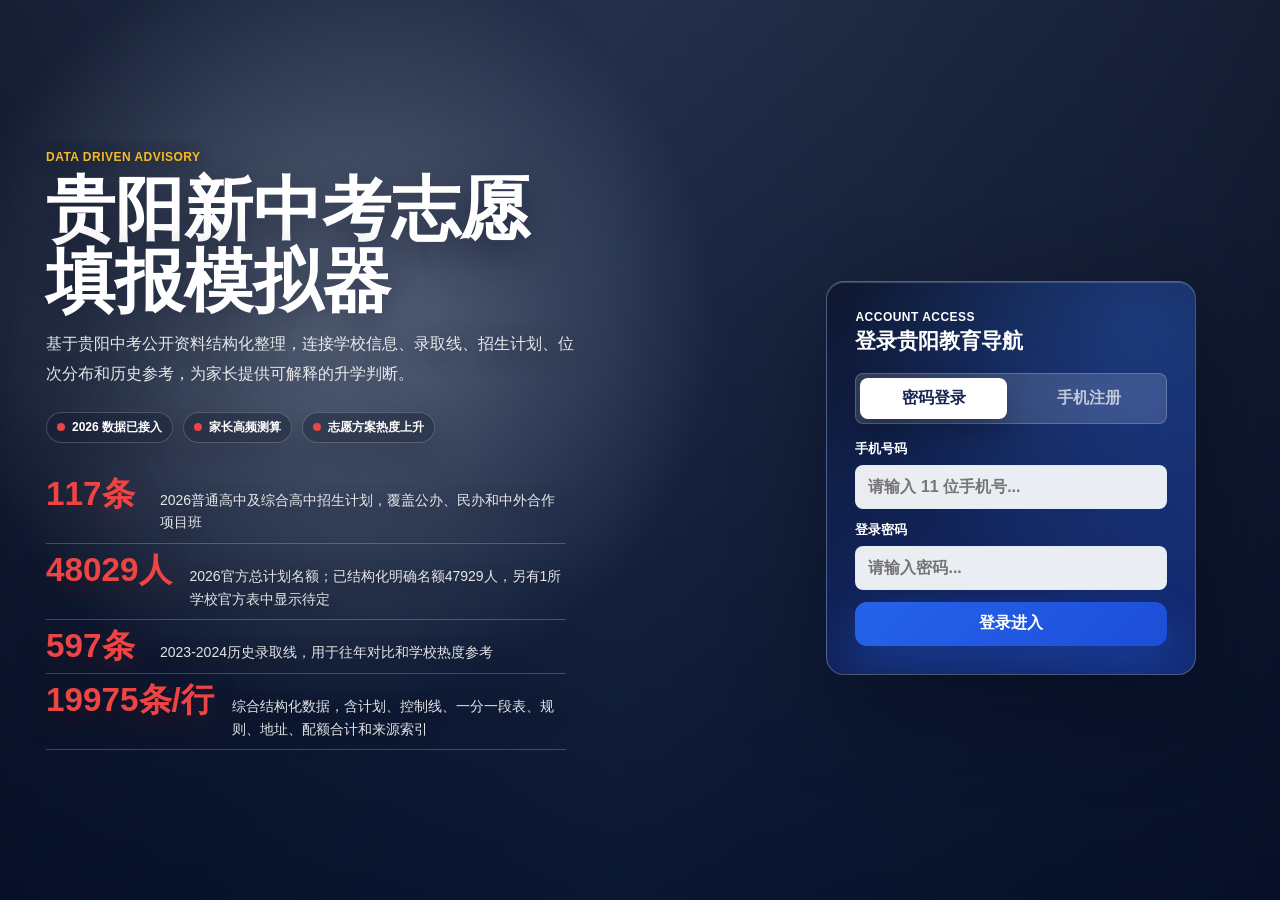
<file: web/index.html>
<!doctype html>
<html lang="zh-CN">
  <head>
    <meta charset="UTF-8" />
    <meta name="viewport" content="width=device-width, initial-scale=1.0" />
    <meta name="theme-color" content="#17172f" />
    <title>贵阳教育导航</title>
    <link rel="stylesheet" href="./styles.css?v=20260620-mobile-layout" />
  </head>
  <body>
    <a class="skip-link" href="#mainContent">跳到主要内容</a>
    <div class="app-shell">
      <aside class="sidebar">
        <button class="brand active" type="button" id="sidebarCollapseControl" aria-expanded="true" aria-label="进入首页">
          <div>
            <strong>贵阳教育导航</strong>
            <span>升学规划数据平台</span>
          </div>
        </button>
        <nav class="nav">
          <div class="nav-group" data-collapsed="true">
            <div class="nav-group-head">
              <a class="nav-primary" href="?page=calculator" data-page="calculator" data-short="志愿" aria-expanded="false">中考志愿模拟</a>
            </div>
            <div class="subnav" id="examSubnav" aria-label="中考志愿模拟子项目">
              <a href="?page=dashboard" data-page="dashboard" data-short="依据">数据依据</a>
              <a href="?page=schools" data-page="schools" data-short="录取">2025年高中录取线</a>
            </div>
          </div>
          <div class="nav-group" data-collapsed="true">
            <div class="nav-group-head">
              <a class="nav-primary" href="?page=school-info" data-page="school-info" data-short="学校" aria-expanded="false">学校信息查询</a>
            </div>
            <div class="subnav" id="schoolInfoSubnav" aria-label="学校信息查询子项目">
              <a href="?page=primary-schools" data-page="primary-schools" data-short="小学">小学</a>
              <a href="?page=junior-schools" data-page="junior-schools" data-short="初中">初中</a>
              <a href="?page=high-schools" data-page="high-schools" data-short="高中">高中</a>
            </div>
          </div>
          <a class="nav-primary" href="?page=education-news" data-page="education-news" data-short="资讯">教育资讯分享</a>
          <a class="nav-primary" href="?page=training-recommendations" data-page="training-recommendations" data-short="机构">培训机构推荐</a>
          <a class="nav-primary" href="?page=competition-insights" data-page="competition-insights" data-short="赛事">赛事信息解读</a>
          <a class="nav-primary" href="?page=help-community" data-page="help-community" data-short="互助">互帮互助</a>
        </nav>
      </aside>

      <main class="workspace" id="mainContent">
        <header class="topbar">
          <div>
            <h1 id="heroTitle">贵阳教育导航</h1>
            <p class="topbar-copy" id="heroCopy">整合中考志愿模拟、学校信息查询、录取数据参考、教育资讯、培训机构、赛事解读和互助社区，帮助家长更清晰地做升学判断。</p>
            <div class="hero-data-strip" id="heroDataStrip" aria-label="平台数据概览">
              <span><strong>117</strong> 条2026招生计划</span>
              <span><strong>48029</strong> 个官方计划名额</span>
              <span><strong>7010</strong> 行位次数据</span>
            </div>
          </div>
          <div class="status-pill" id="dataStatus" aria-live="polite">数据加载中</div>
        </header>

        <section id="home" class="section home-overview" data-route>
          <div class="home-card home-card-wide">
            <p class="eyebrow">Platform Overview</p>
            <h2>从数据查询到升学决策的一站式导航</h2>
            <p>平台把贵阳升学相关的公开数据、学校信息、政策资讯、培训资源、赛事内容和家长互助集中到一个入口，适合日常查询、课堂讲解、家长沟通和方案汇报。</p>
          </div>
          <a class="home-card home-link-card home-card-exam" href="?page=calculator" data-page="calculator">
            <strong>中考志愿模拟</strong>
            <span>结合分数、位次、配额资格和历史录取线，快速生成可解释的参考方案。</span>
          </a>
          <a class="home-card home-link-card home-card-school" href="?page=school-info" data-page="school-info">
            <strong>学校信息查询</strong>
            <span>按小学、初中、高中分层查看学校信息，辅助家庭做区域和学校对比。</span>
          </a>
          <a class="home-card home-link-card home-card-content" href="?page=education-news" data-page="education-news">
            <strong>教育内容服务</strong>
            <span>汇总教育资讯、培训机构、赛事解读和互助社区，方便持续跟进升学信息。</span>
          </a>
          <a class="home-card home-link-card home-card-help" href="?page=help-community" data-page="help-community">
            <strong>互帮互助</strong>
            <span>发布升学问题、查看家长回复、积累互助积分，并用于培训班补习折扣券兑换。</span>
          </a>
        </section>

        <section id="calculator" class="section calculator-layout" data-route hidden>
          <form class="panel input-panel" id="calcForm">
            <div class="panel-title">
              <div>
                <p class="eyebrow">Simulation Area</p>
                <h2>模拟测算区域</h2>
              </div>
              <span class="panel-disclaimer">测算结果仅为参考，不承担任何责任。</span>
            </div>
            <div class="calc-form-grid">
              <div class="field-group primary-group">
                <strong>基础信息</strong>
                <div class="mini-grid">
                  <label>
                    <span>中考总分</span>
                    <input id="scoreInput" name="score" type="number" inputmode="decimal" min="0" max="750" value="683" autocomplete="off" />
                  </label>
                  <label>
                    <span>报考区域</span>
                    <select id="regionInput" name="region" autocomplete="off">
                      <option>三区一地</option>
                      <option>花溪区</option>
                      <option>乌当区</option>
                      <option>白云区</option>
                      <option>清镇市</option>
                      <option>息烽县</option>
                      <option>修文县</option>
                      <option>开阳县</option>
                      <option>贵安新区</option>
                    </select>
                  </label>
                  <label class="wide-field">
                    <span>毕业初中</span>
                    <input id="middleSchoolInput" name="middleSchool" type="text" value="示例初中" autocomplete="off" />
                  </label>
                </div>
              </div>

              <div class="field-group rank-group">
                <strong>位次与配额</strong>
                <div class="mini-grid">
                  <label>
                    <span>全市位次（自动换算，可手改）</span>
                    <input id="rankInput" name="cityRank" type="number" inputmode="numeric" min="1" value="682" autocomplete="off" />
                    <small class="field-note" id="cityRankHint">按当前分数自动换算全市位次。</small>
                  </label>
                  <label>
                    <span>区域位次（自动换算，可手改）</span>
                    <input id="areaRankInput" name="areaRank" type="number" inputmode="numeric" min="1" value="623" autocomplete="off" />
                    <small class="field-note" id="areaRankHint">按当前分数和报考区域自动换算。</small>
                  </label>
                  <label class="wide-field">
                    <span>所在学校（单元）配额生资格排位</span>
                    <input id="quotaRankInput" name="quotaRank" type="number" inputmode="numeric" min="1" value="48" autocomplete="off" />
                    <small class="field-note" id="quotaRankHint">当前需手动填写；导入初中配额资格排名表后可自动读取。</small>
                  </label>
                </div>
                <div class="switch-row inline-switches">
                  <label><input id="quotaInput" name="hasQuota" type="checkbox" checked /> 具备配额资格</label>
                  <label><input id="privateInput" name="acceptPrivate" type="checkbox" checked /> 接受民办</label>
                </div>
              </div>

              <div class="field-group subject-group">
                <strong>非计分科目</strong>
                <div class="mini-grid">
                  <label>
                    <span>生物</span>
                    <select id="biologyInput" name="biology" autocomplete="off"><option>A</option><option>B</option><option>C</option><option>D</option></select>
                  </label>
                  <label>
                    <span>地理</span>
                    <select id="geographyInput" name="geography" autocomplete="off"><option>A</option><option>B</option><option>C</option><option>D</option></select>
                  </label>
                  <label>
                    <span>信息技术</span>
                    <select id="itInput" name="informationTechnology" autocomplete="off"><option>A</option><option>B</option><option>C</option><option>D</option></select>
                  </label>
                  <label>
                    <span>音乐</span>
                    <select id="musicInput" name="music" autocomplete="off"><option>A</option><option>B</option><option>C</option><option>D</option></select>
                  </label>
                  <label>
                    <span>美术</span>
                    <select id="artInput" name="art" autocomplete="off"><option>A</option><option>B</option><option>C</option><option>D</option></select>
                  </label>
                  <label>
                    <span>物理实验</span>
                    <select id="physicsLabInput" name="physicsLab" autocomplete="off"><option>合格</option><option>不合格</option></select>
                  </label>
                  <label>
                    <span>化学实验</span>
                    <select id="chemistryLabInput" name="chemistryLab" autocomplete="off"><option>合格</option><option>不合格</option></select>
                  </label>
                  <label>
                    <span>生物实验</span>
                    <select id="biologyLabInput" name="biologyLab" autocomplete="off"><option>合格</option><option>不合格</option></select>
                  </label>
                </div>
              </div>

            </div>
            <div class="form-actions">
              <button type="submit">重新测算</button>
              <button class="secondary-action" id="openResultsButton" type="button" disabled>查看上次结果</button>
              <p class="form-note">概率按2025各校实际录取线/最低位次作历史基准，并结合2026批次投档控制线、位次和计划修正；特长生、国际项目班、中外合作和综合高中会纳入参考，但需单独核对测试、费用和培养路径要求。2026各校实际录取线需录取结束后形成。</p>
            </div>
          </form>

          <section class="panel school-lookup-panel" aria-labelledby="calculatorSchoolLookupTitle">
            <div class="panel-title">
              <div>
                <p class="eyebrow">School Lookup</p>
                <h2 id="calculatorSchoolLookupTitle">指定学校录取数据查询</h2>
              </div>
              <span class="panel-disclaimer">按当前报考区域标记是否可作为志愿参考。</span>
            </div>
            <form class="school-lookup-form" id="calculatorSchoolLookupForm">
              <label for="calculatorSchoolLookupInput">
                <span>学校名称</span>
                <input id="calculatorSchoolLookupInput" name="calculatorSchoolLookup" type="search" list="calculatorSchoolOptions" placeholder="输入或选择高中名称…" autocomplete="off" />
              </label>
              <datalist id="calculatorSchoolOptions"></datalist>
              <button class="secondary-action" id="calculatorSchoolLookupButton" type="submit">查询学校</button>
            </form>
            <div class="school-lookup-result" id="calculatorSchoolLookupResult" aria-live="polite">
              <div class="empty-card">输入学校名称后，可查看该校2025实际录取线、最低位次、历史线、2026计划和批次控制线参考。</div>
            </div>
          </section>

          <aside class="panel calculator-guide">
            <div class="panel-title">
              <div>
                <p class="eyebrow">Workflow</p>
                <h2>测算流程</h2>
              </div>
            </div>
            <div class="guide-steps">
              <div>
                <strong>1. 填写成绩与位次</strong>
                <span>分数会自动换算全市位次和区域位次，700分以上会按公开最高档提示。</span>
              </div>
              <div>
                <strong>2. 核对配额资格</strong>
                <span>毕业初中和配额生资格排位会影响配额路径，需要和成绩页保持一致。</span>
              </div>
              <div>
                <strong>3. 点击重新测算</strong>
                <span>统招路径和配额路径会在弹框中并排展示，避免主页面堆满结果。</span>
              </div>
            </div>
          </aside>
        </section>

        <dialog class="result-dialog" id="resultDialog" aria-labelledby="resultDialogTitle">
          <div class="dialog-frame">
            <div class="dialog-head">
              <div>
                <p class="eyebrow">Simulation Result</p>
                <h2 id="resultDialogTitle">测算结果</h2>
              </div>
              <button class="dialog-close" id="resultDialogClose" type="button" aria-label="关闭测算结果">关闭</button>
            </div>
            <div class="panel result-summary">
              <div>
                <p class="eyebrow">Simulation Result</p>
                <h2 id="resultTitle">等待测算</h2>
              </div>
              <div class="summary-chips">
                <div class="rank-chip" id="rankChip">位次参考计算中</div>
                <div class="rank-chip subject-chip" id="subjectChip">非计分资格计算中</div>
              </div>
            </div>
            <div class="pathway-grid">
              <section class="panel unified-panel">
                <div class="pathway-head">
                  <div>
                    <p class="eyebrow">Unified Admission</p>
                    <h2>统招路径</h2>
                  </div>
                  <span class="quota-badge">先统招</span>
                </div>
                <div class="band-tabs" id="bandTabs"></div>
                <div class="result-list" id="resultList" aria-live="polite"></div>
              </section>
              <section class="panel quota-panel">
                <div class="quota-head">
                  <div>
                    <p class="eyebrow">Quota Simulation</p>
                    <h2>配额路径</h2>
                  </div>
                  <span class="quota-badge">后配额</span>
                </div>
                <div class="quota-summary" id="quotaSummary"></div>
                <div class="quota-list" id="quotaList" aria-live="polite"></div>
              </section>
            </div>
          </div>
        </dialog>

        <section id="dashboard" class="section dashboard-grid" data-route hidden>
          <div class="panel summary-panel">
            <div class="panel-title">
              <div>
                <p class="eyebrow">Data Coverage</p>
                <h2>2026已接入数据与缺口</h2>
              </div>
            </div>
            <div class="current-year-data" id="currentYearData"></div>
            <div class="source-overview" id="sourceOverview"></div>
            <div class="metrics" id="metrics"></div>
            <div class="source-panel">
              <div class="source-panel-title">
                <div>
                  <strong>历史参考与来源</strong>
                  <span>非2026数据仅作为临时模拟和历史对比，待今年分数段、录取线发布后可隐藏</span>
                </div>
              </div>
              <div class="source-list" id="sourceList"></div>
            </div>
          </div>
        </section>

        <section id="schools" class="section panel" data-route hidden>
          <div class="panel-title">
            <div>
              <p class="eyebrow">2025 Admission Lines</p>
              <h2>2025年高中录取线</h2>
            </div>
            <input class="search" id="schoolSearch" name="schoolSearch" type="search" placeholder="搜索高中或招生类型…" autocomplete="off" />
          </div>
          <div class="table-wrap">
            <table>
              <thead>
                <tr>
                  <th>学校</th>
                  <th>批次</th>
                  <th>招生类型</th>
                  <th>2025线</th>
                  <th>2026计划</th>
                  <th>性质</th>
                  <th>地址</th>
                </tr>
              </thead>
              <tbody id="schoolTable"></tbody>
            </table>
          </div>
        </section>

        <section id="school-info" class="section panel school-info-overview-page" data-route hidden>
          <div class="panel-title">
            <div>
              <p class="eyebrow">School Directory</p>
              <h2>学校信息查询</h2>
            </div>
          </div>
          <div class="school-info-grid">
            <a href="?page=primary-schools" data-page="primary-schools">
              <strong>小学信息</strong>
              <span>按区域、地址和公开资料查看小学基础信息，适合做片区和学校初筛。</span>
            </a>
            <a href="?page=junior-schools" data-page="junior-schools">
              <strong>初中信息</strong>
              <span>查看初中学校分布和基础资料，辅助家长理解升学路径和学校选择。</span>
            </a>
            <a href="?page=high-schools" data-page="high-schools">
              <strong>高中信息</strong>
              <span>查看高中学校画像，并可继续关联 2025 年录取线和 2026 年招生计划参考。</span>
            </a>
            <a href="?page=schools" data-page="schools">
              <strong>2025年高中录取线</strong>
              <span>需要查看往年录取参考时，可进入录取线页面进行检索和对比。</span>
            </a>
          </div>
        </section>

        <section id="primary-schools" class="section panel school-info-page" data-route hidden>
          <div class="panel-title">
            <div>
              <p class="eyebrow">Primary School Query</p>
              <h2>小学信息查询</h2>
            </div>
            <label class="school-page-search">
              <span>搜索小学</span>
              <input type="search" placeholder="输入学校名、区域或地址" data-stage-search="小学" />
            </label>
          </div>
          <div class="school-directory" data-stage="小学"></div>
        </section>

        <section id="junior-schools" class="section panel school-info-page" data-route hidden>
          <div class="panel-title">
            <div>
              <p class="eyebrow">Junior High Query</p>
              <h2>初中信息查询</h2>
            </div>
            <label class="school-page-search">
              <span>搜索初中</span>
              <input type="search" placeholder="输入学校名、区域或地址" data-stage-search="初中" />
            </label>
          </div>
          <div class="school-directory" data-stage="初中"></div>
        </section>

        <section id="high-schools" class="section panel school-info-page" data-route hidden>
          <div class="panel-title">
            <div>
              <p class="eyebrow">High School Query</p>
              <h2>高中信息查询</h2>
            </div>
            <label class="school-page-search">
              <span>搜索高中</span>
              <input type="search" placeholder="输入学校名、区域或地址" data-stage-search="高中" />
            </label>
          </div>
          <div class="school-directory" data-stage="高中"></div>
          <a class="inline-action" href="?page=schools" data-page="schools">查看2025年高中录取线</a>
        </section>

        <section id="education-news" class="section panel content-page" data-route hidden>
          <div class="panel-title">
            <div>
              <p class="eyebrow">Education News</p>
              <h2>教育资讯分享</h2>
            </div>
            <button class="secondary-action compact-action" id="refreshEducationNewsButton" type="button">刷新数据</button>
          </div>
          <div class="education-news-head">
            <strong>官方资讯精选</strong>
            <span id="educationNewsSummary">正在加载教育资讯来源...</span>
          </div>
          <div id="educationNewsList" class="education-news-grid"></div>
        </section>

        <section id="training-recommendations" class="section panel content-page" data-route hidden>
          <div class="panel-title">
            <div>
              <p class="eyebrow">Training Recommendations</p>
              <h2>培训机构推荐</h2>
            </div>
          </div>
          <div class="empty-state">
            <strong>培训机构推荐内容待补充</strong>
            <span>后续可按学段、课程方向、区域、服务特色和适合人群整理机构信息，方便家长筛选。</span>
          </div>
        </section>

        <section id="competition-insights" class="section panel content-page" data-route hidden>
          <div class="panel-title">
            <div>
              <p class="eyebrow">Competition Insights</p>
              <h2>赛事信息解读</h2>
            </div>
            <span id="competitionEventSummary">正在加载贵青杯赛事目录...</span>
          </div>
          <div id="competitionEventList" class="competition-events"></div>
        </section>

        <section id="help-community" class="section panel content-page help-community-page" data-route hidden>
          <div class="panel-title">
            <div>
              <p class="eyebrow">Mutual Help</p>
              <h2>互帮互助</h2>
            </div>
            <span id="helpPointSummary">积分加载中</span>
          </div>
          <div class="help-rules">
            <div>
              <strong>发帖求助</strong>
              <span>注册用户可以公开或匿名发布升学、学校、课程、赛事等问题。</span>
            </div>
            <div>
              <strong>回复审核</strong>
              <span>回复需经管理员审核后展示，审核通过后回复者积分 +10。</span>
            </div>
            <div>
              <strong>积分兑换</strong>
              <span>1 积分 = 1 RMB，可兑换培训班补习折扣券；每个机构单次最多使用 200 积分。</span>
            </div>
          </div>
          <div class="help-layout">
            <form class="help-card help-post-form" id="helpPostForm">
              <div>
                <p class="eyebrow">Ask Question</p>
                <h3>发布求助</h3>
              </div>
              <label>
                <span>标题</span>
                <input id="helpPostTitle" type="text" maxlength="80" placeholder="例如：683分三区一地怎么排序志愿？" />
              </label>
              <label>
                <span>求助内容</span>
                <textarea id="helpPostContent" rows="5" maxlength="1000" placeholder="写清楚分数、区域、目标学校或你遇到的问题，方便其他家长回复。"></textarea>
              </label>
              <label class="help-check"><input id="helpPostAnonymous" type="checkbox" /> 匿名发布</label>
              <button type="submit">发布求助</button>
              <p class="help-message" id="helpMessage">内容会进入互助广场，回复内容需要管理员审核。</p>
            </form>

            <aside class="help-card help-points">
              <div>
                <p class="eyebrow">Points</p>
                <h3>我的积分</h3>
              </div>
              <strong id="helpPointBalance">0</strong>
              <span>审核通过的有效回复可增加积分，积分可用于培训班补习折扣券。</span>
              <form id="couponForm" class="coupon-form">
                <label>
                  <span>兑换机构</span>
                  <input id="couponInstitution" type="text" maxlength="80" placeholder="填写机构名称" />
                </label>
                <label>
                  <span>使用积分</span>
                  <input id="couponPoints" type="number" min="1" max="200" value="100" />
                </label>
                <button type="submit">提交兑换申请</button>
              </form>
              <div class="redemption-list" id="redemptionList"></div>
            </aside>
          </div>
          <div class="help-feed-head">
            <div>
              <p class="eyebrow">Community Feed</p>
              <h3>最新求助</h3>
            </div>
            <button class="secondary-action" id="refreshHelpButton" type="button">刷新</button>
          </div>
          <div id="helpPostList" class="help-post-list"></div>
        </section>

      </main>
    </div>
    <script src="./app.js?v=20260711-result-dialog"></script>
  </body>
</html>
</file>
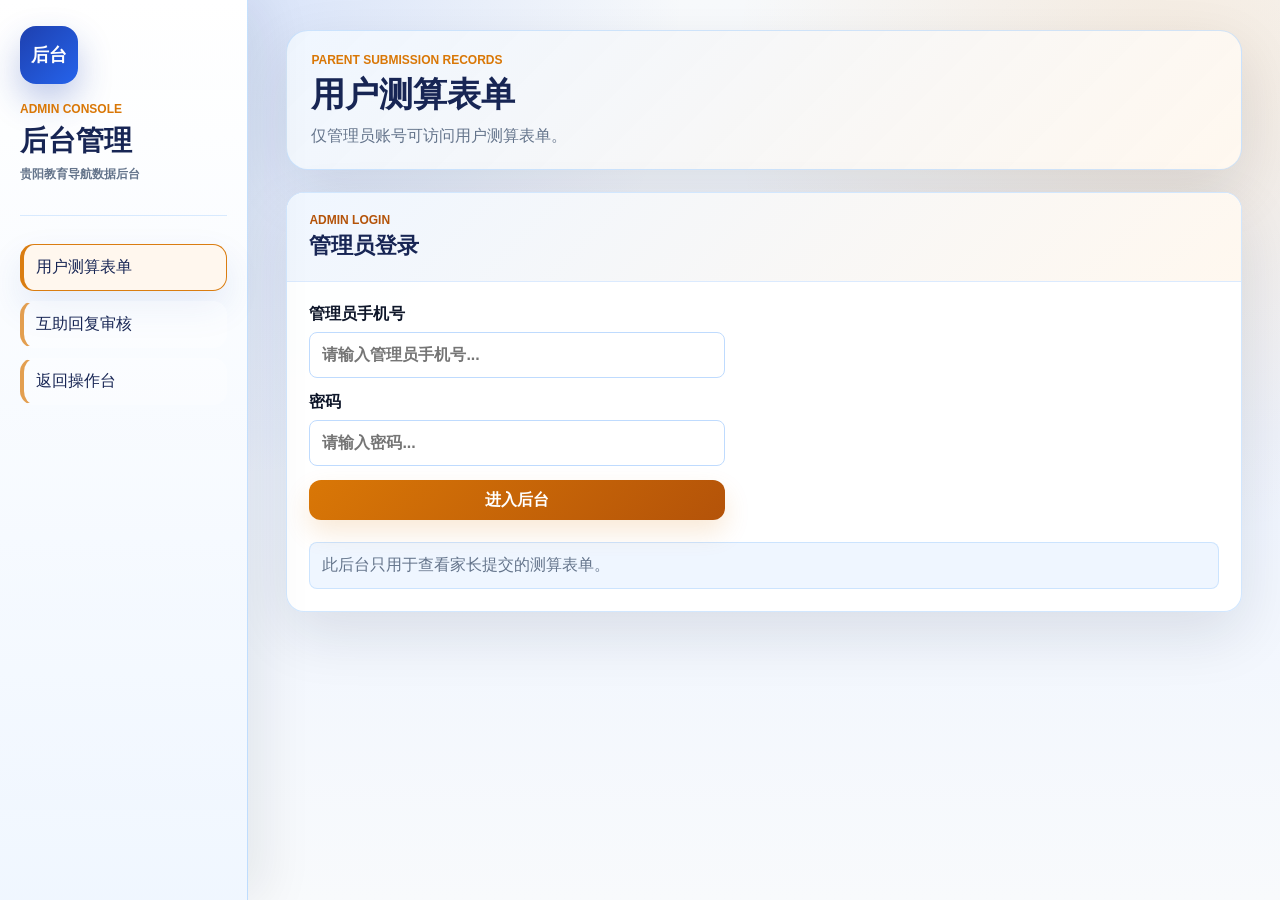
<file: web/admin.html>
<!doctype html>
<html lang="zh-CN">
  <head>
    <meta charset="UTF-8" />
    <meta name="viewport" content="width=device-width, initial-scale=1.0" />
    <meta name="theme-color" content="#f8fafc" />
    <title>后台管理 - 贵阳教育导航</title>
    <link rel="stylesheet" href="./admin.css?v=20260613-help-community" />
  </head>
  <body>
    <main class="admin-shell">
      <aside class="admin-sidebar">
        <div>
          <p>Admin Console</p>
          <h1>后台管理</h1>
          <span class="admin-subtitle">贵阳教育导航数据后台</span>
        </div>
        <nav>
          <a class="active" href="/admin">用户测算表单</a>
          <a href="#helpReviewPanel">互助回复审核</a>
          <a href="/">返回操作台</a>
        </nav>
      </aside>

      <section class="admin-workspace">
        <header class="admin-topbar">
          <div>
            <p class="eyebrow">Parent Submission Records</p>
            <h2>用户测算表单</h2>
            <span>仅管理员账号可访问用户测算表单。</span>
          </div>
          <div class="admin-actions" id="adminActions" hidden>
            <strong id="adminPhone"></strong>
            <button id="refreshButton" type="button">刷新</button>
            <button id="exportButton" type="button">导出</button>
            <button id="logoutButton" type="button">退出</button>
          </div>
        </header>

        <section class="admin-card" id="adminLoginPanel">
          <div class="admin-card-head">
            <div>
              <p class="eyebrow">Admin Login</p>
              <h3>管理员登录</h3>
            </div>
          </div>
          <form class="admin-login-form" id="adminLoginForm">
            <label>
              <span>管理员手机号</span>
              <input id="adminLoginPhone" type="tel" inputmode="numeric" maxlength="11" autocomplete="tel" placeholder="请输入管理员手机号..." />
            </label>
            <label>
              <span>密码</span>
              <input id="adminLoginPassword" type="password" autocomplete="current-password" placeholder="请输入密码..." />
            </label>
            <button type="submit">进入后台</button>
          </form>
          <p class="admin-message" id="adminMessage">此后台只用于查看家长提交的测算表单。</p>
        </section>

        <section class="admin-content" id="adminContent" hidden>
          <section class="admin-card">
            <div class="admin-card-head">
              <div>
                <p class="eyebrow">Filters</p>
                <h3>筛选记录</h3>
              </div>
            </div>
            <form class="admin-filter-form" id="filterForm">
              <label>
                <span>手机号</span>
                <input id="filterPhone" type="search" inputmode="numeric" placeholder="输入手机号..." />
              </label>
              <label>
                <span>区域</span>
                <input id="filterRegion" type="search" placeholder="如 三区一地..." />
              </label>
              <label>
                <span>毕业初中</span>
                <input id="filterMiddleSchool" type="search" placeholder="输入初中名称..." />
              </label>
              <label>
                <span>跟进状态</span>
                <select id="filterFollowStatus">
                  <option value="">全部</option>
                  <option>未联系</option>
                  <option>已联系</option>
                  <option>已预约</option>
                  <option>已成交</option>
                  <option>无效</option>
                </select>
              </label>
              <label>
                <span>最低分</span>
                <input id="filterScoreMin" type="number" inputmode="numeric" placeholder="如 600" />
              </label>
              <label>
                <span>最高分</span>
                <input id="filterScoreMax" type="number" inputmode="numeric" placeholder="如 700" />
              </label>
              <div class="filter-actions">
                <button type="submit">筛选</button>
                <button id="resetFilterButton" type="button">重置</button>
              </div>
            </form>
          </section>

          <div class="admin-stats">
            <div><span>提交记录</span><strong id="totalCount">0</strong></div>
            <div><span>今日提交</span><strong id="todayCount">0</strong></div>
            <div><span>平均分</span><strong id="averageScore">-</strong></div>
            <div><span>待审回复</span><strong id="pendingReplyCount">0</strong></div>
          </div>

          <section class="admin-card" id="helpReviewPanel">
            <div class="admin-card-head">
              <div>
                <p class="eyebrow">Help Reply Review</p>
                <h3>互助回复审核</h3>
              </div>
              <button class="table-action" id="refreshHelpRepliesButton" type="button">刷新回复</button>
            </div>
            <div class="admin-table-wrap">
              <table>
                <thead>
                  <tr>
                    <th>提交时间</th>
                    <th>手机号</th>
                    <th>求助标题</th>
                    <th>回复内容</th>
                    <th>状态</th>
                    <th>操作</th>
                  </tr>
                </thead>
                <tbody id="helpReplyRows">
                  <tr><td colspan="6">暂无待审核回复</td></tr>
                </tbody>
              </table>
            </div>
          </section>

          <section class="admin-card">
            <div class="admin-card-head">
              <div>
                <p class="eyebrow">Submission Table</p>
                <h3>最近用户记录</h3>
              </div>
            </div>
            <div class="admin-table-wrap">
              <table>
                <thead>
                  <tr>
                    <th>提交时间</th>
                    <th>手机号</th>
                    <th>分数</th>
                    <th>区域</th>
                    <th>毕业初中</th>
                    <th>全市/区位次</th>
                    <th>配额排位</th>
                    <th>跟进状态</th>
                    <th>推荐摘要</th>
                    <th>操作</th>
                  </tr>
                </thead>
                <tbody id="submissionRows">
                  <tr><td colspan="10">暂无记录</td></tr>
                </tbody>
              </table>
            </div>
          </section>
        </section>
      </section>
    </main>
    <dialog class="admin-dialog" id="detailDialog">
      <form method="dialog" class="admin-dialog-frame">
        <div class="admin-dialog-head">
          <div>
            <p class="eyebrow">Submission Detail</p>
            <h3>测算详情与跟进</h3>
          </div>
          <button value="close" type="submit">关闭</button>
        </div>
        <div class="detail-grid" id="detailContent"></div>
        <div class="follow-editor">
          <label>
            <span>跟进状态</span>
            <select id="detailFollowStatus">
              <option>未联系</option>
              <option>已联系</option>
              <option>已预约</option>
              <option>已成交</option>
              <option>无效</option>
            </select>
          </label>
          <label>
            <span>管理员备注</span>
            <textarea id="detailAdminNote" rows="4" placeholder="记录沟通情况、家长意向或下一步安排..."></textarea>
          </label>
          <button id="saveDetailButton" type="button">保存跟进</button>
        </div>
      </form>
    </dialog>
    <script src="./admin.js?v=20260613-help-community"></script>
  </body>
</html>
</file>
<file: web/styles.css>
:root {
  --sidebar-width: 232px;
  --bg: #f3efe7;
  --surface: #fbf8f1;
  --panel: #ffffff;
  --ink: #17152e;
  --muted: #6f6872;
  --soft: #f5efe4;
  --line: #ded4c5;
  --line-strong: #bcae9d;
  --primary: #211d43;
  --primary-dark: #17152e;
  --gold: #bd8b34;
  --gold-dark: #8c6424;
  --wine: #a4475d;
  --wine-dark: #783246;
  --sapphire: #365d80;
  --plum: #5a4b85;
  --bronze: #a9693f;
  --safe: #356d80;
  --stable: #5a4b85;
  --reach: #bd8b34;
  --risk: #a4475d;
  --gold-soft: #fbf1d8;
  --wine-soft: #f9e9ee;
  --sapphire-soft: #eaf1f7;
  --plum-soft: #eeebf7;
  --bronze-soft: #f8eade;
  --neutral-soft: #faf6ee;
  --shadow: 0 20px 52px rgba(28, 23, 40, 0.12);
  --shadow-soft: 0 10px 28px rgba(28, 23, 40, 0.08);
  --ring: 0 0 0 3px rgba(189, 139, 52, 0.24);
}

* {
  box-sizing: border-box;
}

html {
  overflow-x: hidden;
}

body {
  margin: 0;
  font-family: "Microsoft YaHei", "PingFang SC", Arial, sans-serif;
  color: var(--ink);
  background:
    radial-gradient(circle at 88% 0%, rgba(189, 139, 52, 0.18), transparent 30rem),
    linear-gradient(180deg, #2a264c 0, #17152e 52%, #111026 100%),
    var(--primary-dark);
  letter-spacing: 0;
  overflow-x: hidden;
  -webkit-tap-highlight-color: rgba(189, 139, 52, 0.18);
}

button,
input,
select {
  font: inherit;
  touch-action: manipulation;
}

button:focus-visible,
a:focus-visible,
input:focus-visible,
select:focus-visible {
  outline: none;
  box-shadow: var(--ring);
}

.skip-link {
  position: absolute;
  left: 16px;
  top: 12px;
  z-index: 20;
  transform: translateY(-160%);
  padding: 9px 12px;
  border-radius: 8px;
  background: var(--primary-dark);
  color: #ffffff;
  text-decoration: none;
  transition: transform 0.16s ease;
}

.skip-link:focus {
  transform: translateY(0);
}

.app-shell {
  display: grid;
  grid-template-columns: var(--sidebar-width) minmax(0, 1fr);
  min-height: 100vh;
  position: relative;
}

.app-shell::before {
  content: "";
  position: fixed;
  inset: 0 auto 0 0;
  width: var(--sidebar-width);
  background:
    linear-gradient(180deg, #fffdf8 0, #f4ead8 100%),
    var(--surface);
  pointer-events: none;
  z-index: 0;
}

.sidebar {
  display: flex;
  flex-direction: column;
  grid-column: 1;
  position: fixed;
  inset: 0 auto 0 0;
  width: var(--sidebar-width);
  min-height: 100vh;
  min-height: 100dvh;
  padding: 22px 16px;
  background:
    linear-gradient(180deg, #fffdf8 0, #f4ead8 100%),
    var(--surface);
  color: var(--primary-dark);
  border-right: 1px solid #d8c8aa;
  box-shadow: 12px 0 34px rgba(31, 26, 43, 0.12);
  z-index: 2;
}

.brand {
  display: block;
  padding-bottom: 22px;
  border-bottom: 1px solid rgba(33, 29, 67, 0.14);
}

.brand-logo {
  display: block;
  width: 100%;
  height: auto;
  max-height: 92px;
  object-fit: contain;
}

.brand > div {
  display: none;
}

.brand strong,
.brand span {
  display: block;
}

.brand span {
  margin-top: 4px;
  color: var(--muted);
  font-size: 12px;
}

.nav {
  display: grid;
  gap: 10px;
  margin-top: 24px;
}

.nav-group {
  display: grid;
  gap: 8px;
}

.nav-group-head {
  display: grid;
  grid-template-columns: minmax(0, 1fr) 34px;
  gap: 6px;
  align-items: stretch;
}

.nav a {
  color: var(--primary);
  text-decoration: none;
  padding: 11px 12px;
  border-radius: 8px;
  border: 1px solid transparent;
  position: relative;
  overflow: hidden;
  transition:
    background 0.16s ease,
    border-color 0.16s ease,
    color 0.16s ease;
}

.nav-toggle {
  display: grid;
  place-items: center;
  min-width: 0;
  min-height: 38px;
  padding: 0;
  border: 1px solid #d8c292;
  border-radius: 8px;
  background: rgba(255, 247, 228, 0.78);
  color: var(--primary-dark);
  cursor: pointer;
  transition:
    background 0.16s ease,
    border-color 0.16s ease,
    transform 0.16s ease;
}

.nav-toggle::before {
  content: "";
  width: 8px;
  height: 8px;
  border-right: 2px solid currentColor;
  border-bottom: 2px solid currentColor;
  transform: rotate(45deg) translateY(-2px);
  transition: transform 0.16s ease;
}

.nav-toggle:hover {
  background: #fff7e4;
  border-color: #caa45d;
}

.nav a::before {
  content: "";
  position: absolute;
  inset: 0 auto 0 0;
  width: 4px;
  background: var(--gold);
}

.nav a:hover,
.nav a.active {
  background: #fff7e4;
  color: var(--primary-dark);
  border-color: #d8c292;
  box-shadow: 0 10px 22px rgba(189, 139, 52, 0.16);
}

.nav-primary {
  font-weight: 800;
}

.nav-group.active-group .nav-primary:not(.active) {
  background: rgba(255, 247, 228, 0.72);
  border-color: rgba(216, 194, 146, 0.72);
  color: var(--primary-dark);
}

.subnav {
  display: grid;
  gap: 6px;
  padding-left: 13px;
  margin-left: 8px;
  border-left: 1px solid rgba(189, 139, 52, 0.3);
}

.nav-group[data-collapsed="true"] .subnav {
  display: none;
}

.nav-group[data-collapsed="true"] .nav-toggle::before {
  transform: rotate(-45deg);
}

.subnav a {
  padding: 8px 10px 8px 12px;
  font-size: 14px;
  color: rgba(33, 29, 67, 0.82);
  background: rgba(255, 250, 240, 0.62);
}

.subnav a::before {
  width: 3px;
  opacity: 0.66;
}

.subnav a:hover,
.subnav a.active {
  background: #fffaf0;
  border-color: #e4d4af;
  box-shadow: 0 6px 14px rgba(189, 139, 52, 0.1);
}

.workspace {
  grid-column: 2;
  min-width: 0;
  padding: 30px clamp(20px, 3vw, 42px) 36px;
  position: relative;
  z-index: 1;
  color: #ffffff;
}

.topbar {
  display: flex;
  justify-content: space-between;
  align-items: flex-start;
  gap: 20px;
  margin-bottom: 18px;
  padding: 2px 2px 8px;
}

.topbar h1 {
  margin: 4px 0 0;
  font-size: clamp(26px, 3vw, 40px);
  line-height: 1.25;
  color: #ffffff;
  position: relative;
  text-wrap: balance;
}

.topbar h1::after {
  content: "";
  display: block;
  width: 128px;
  height: 4px;
  margin-top: 10px;
  border-radius: 999px;
  background: var(--gold);
}

.topbar-copy {
  max-width: 720px;
  margin: 12px 0 0;
  color: rgba(255, 255, 255, 0.76);
  font-size: 14px;
  line-height: 1.8;
}

.eyebrow {
  margin: 0;
  color: var(--gold);
  font-size: 12px;
  font-weight: 700;
  text-transform: uppercase;
  letter-spacing: 0;
}

.status-pill,
.rank-chip {
  padding: 9px 13px;
  border: 1px solid #d5c3a0;
  border-radius: 8px;
  background: #fffdf8;
  color: var(--primary);
  white-space: nowrap;
  box-shadow: var(--shadow-soft);
  font-variant-numeric: tabular-nums;
}

#dataStatus {
  display: none !important;
}

.subject-chip {
  color: var(--primary);
  background: var(--gold-soft);
  border-color: #d5c3a0;
}

.panel .eyebrow,
.account-panel .eyebrow {
  color: var(--wine);
}

body.auth-locked .app-shell {
  display: none;
}

.auth-gate {
  position: relative;
  min-height: 100vh;
  display: grid;
  place-items: center;
  padding: 42px 22px;
  background: #f3efe7;
  overflow: hidden;
  isolation: isolate;
}

.auth-gate[hidden] {
  display: none !important;
}

.auth-shell {
  position: relative;
  z-index: 2;
  display: grid;
  grid-template-columns: minmax(280px, 0.9fr) minmax(360px, 460px);
  width: min(980px, 100%);
  min-height: 560px;
  border: 1px solid rgba(216, 200, 170, 0.9);
  border-radius: 8px;
  background: rgba(255, 253, 248, 0.9);
  box-shadow: 0 26px 80px rgba(23, 21, 46, 0.22);
  overflow: hidden;
}

.auth-intro {
  display: flex;
  flex-direction: column;
  justify-content: flex-start;
  gap: 24px;
  padding: 34px;
  background:
    linear-gradient(180deg, rgba(255, 253, 248, 0.98), rgba(248, 241, 228, 0.96)),
    #fffdf8;
  color: var(--ink);
}

.auth-intro h1 {
  max-width: 360px;
  margin: 10px 0 0;
  font-size: 32px;
  line-height: 1.2;
}

.auth-title {
  letter-spacing: 0;
}

.auth-title span {
  display: block;
  color: #a80000;
}

.auth-intro .eyebrow {
  color: var(--wine);
}

.auth-logo {
  display: block;
  width: min(340px, 100%);
  height: auto;
  max-height: 132px;
  margin-bottom: 28px;
  object-fit: contain;
}

.auth-slogan {
  max-width: 410px;
  margin: 18px 0 0;
  color: #5f5868;
  font-size: 14px;
  line-height: 1.9;
}

.auth-data-proof {
  display: grid;
  grid-template-columns: repeat(2, minmax(0, 1fr));
  gap: 10px;
  margin-top: 28px;
}

.auth-data-proof div {
  position: relative;
  min-height: 116px;
  padding: 14px 15px;
  border: 1px solid #e1d2ba;
  border-radius: 8px;
  background: #fffaf0;
  box-shadow: 0 12px 30px rgba(39, 32, 52, 0.08);
  transition:
    transform 0.22s ease,
    box-shadow 0.22s ease,
    border-color 0.22s ease;
  animation: authCardFloat 4.8s ease-in-out infinite;
}

.auth-data-proof div:nth-child(2) {
  animation-delay: 0.35s;
}

.auth-data-proof div:nth-child(3) {
  animation-delay: 0.7s;
}

.auth-data-proof div:nth-child(4) {
  animation-delay: 1.05s;
}

.auth-data-proof div:hover {
  transform: translateY(-4px);
  border-color: rgba(220, 38, 38, 0.36);
  box-shadow: 0 18px 42px rgba(220, 38, 38, 0.12);
}

.auth-data-proof strong,
.auth-data-proof span {
  display: block;
}

.auth-data-proof strong {
  color: #dc2626;
  font-size: 28px;
  line-height: 1;
  font-variant-numeric: tabular-nums;
}

.auth-data-proof span {
  margin-top: 8px;
  color: #5f5868;
  font-size: 12px;
  line-height: 1.55;
}

.auth-status {
  display: grid;
  gap: 10px;
  margin-top: 0;
}

.auth-status span {
  width: fit-content;
  padding: 8px 10px;
  border: 1px solid #d8c292;
  border-radius: 8px;
  background: #fff7e4;
  color: var(--primary);
  font-size: 13px;
}

.auth-heat-strip {
  display: flex;
  flex-wrap: wrap;
  gap: 10px;
  margin-top: 18px;
}

.auth-heat-strip span {
  position: relative;
  display: inline-flex;
  align-items: center;
  gap: 7px;
  min-height: 30px;
  padding: 6px 10px;
  border: 1px solid rgba(220, 38, 38, 0.2);
  border-radius: 999px;
  background: linear-gradient(135deg, rgba(254, 242, 242, 0.98), rgba(255, 247, 237, 0.94));
  color: #b91c1c;
  font-size: 12px;
  font-weight: 800;
  box-shadow: 0 10px 26px rgba(220, 38, 38, 0.08);
}

.auth-heat-strip span::before {
  content: "";
  width: 8px;
  height: 8px;
  border-radius: 999px;
  background: #ef4444;
  box-shadow: 0 0 0 0 rgba(239, 68, 68, 0.42);
  animation: authHeatPulse 1.7s ease-out infinite;
}

.auth-card {
  align-self: center;
  width: 100%;
  position: relative;
  padding: 34px 36px;
  border: 1px solid rgba(255, 255, 255, 0.16);
  border-radius: 8px;
  background:
    linear-gradient(145deg, rgba(255, 255, 255, 0.13), rgba(255, 255, 255, 0.04)),
    rgba(23, 21, 46, 0.9);
  box-shadow:
    0 28px 70px rgba(23, 21, 46, 0.28),
    inset 0 1px 0 rgba(255, 255, 255, 0.18);
  color: #ffffff;
  backdrop-filter: blur(18px) saturate(135%);
  -webkit-backdrop-filter: blur(18px) saturate(135%);
  overflow: hidden;
  isolation: auto;
}

.auth-card::before {
  content: "";
  position: absolute;
  inset: 0;
  z-index: 0;
  background:
    radial-gradient(circle at 80% 18%, rgba(82, 39, 255, 0.24), transparent 18rem),
    linear-gradient(145deg, rgba(15, 23, 42, 0.32), rgba(23, 37, 84, 0.44));
  pointer-events: none;
}

.auth-video-bg {
  position: absolute;
  inset: 0;
  z-index: 0;
  width: 100%;
  height: 100%;
  object-fit: cover;
  filter: saturate(1.08) contrast(1.05) brightness(0.78);
  pointer-events: none;
}

.auth-video-overlay {
  position: absolute;
  inset: 0;
  z-index: 1;
  background:
    radial-gradient(circle at 26% 36%, rgba(219, 234, 254, 0.34), transparent 24rem),
    linear-gradient(90deg, rgba(4, 12, 33, 0.58), rgba(10, 26, 65, 0.28) 48%, rgba(4, 12, 33, 0.62)),
    linear-gradient(180deg, rgba(248, 250, 252, 0.16), rgba(15, 23, 42, 0.28));
  pointer-events: none;
}

.auth-brand,
.auth-tabs,
.auth-form,
.auth-message {
  position: relative;
  z-index: 2;
}

.auth-message:empty {
  display: none;
}

.auth-form input,
.auth-tabs,
.auth-message {
  backdrop-filter: blur(12px);
  -webkit-backdrop-filter: blur(12px);
}

.auth-brand {
  display: flex;
  align-items: center;
  gap: 14px;
  margin-bottom: 24px;
}

.auth-brand h2 {
  margin: 4px 0 0;
  font-size: 23px;
  line-height: 1.25;
  color: #ffffff;
}

.auth-tabs {
  display: grid;
  grid-template-columns: repeat(2, minmax(0, 1fr));
  gap: 8px;
  margin-bottom: 20px;
  padding: 4px;
  border: 1px solid rgba(247, 231, 191, 0.22);
  border-radius: 8px;
  background: rgba(255, 255, 255, 0.08);
}

.auth-tabs button,
.auth-form button,
.account-panel button {
  border: 0;
  border-radius: 8px;
  cursor: pointer;
}

.auth-tabs button {
  padding: 10px 12px;
  background: transparent;
  color: rgba(255, 255, 255, 0.68);
  font-weight: 700;
  transition:
    background 0.16s ease,
    color 0.16s ease;
}

.auth-tabs button.active {
  background: #fffdf8;
  color: var(--primary-dark);
  box-shadow: 0 14px 30px rgba(0, 0, 0, 0.24);
}

.auth-card .eyebrow {
  color: #f2d9a4;
}

.auth-form label {
  color: #ffffff;
}

.auth-form label span {
  color: rgba(255, 255, 255, 0.84);
}

.auth-form input {
  border-color: rgba(247, 231, 191, 0.3);
  background: #fffdf8;
}

.auth-form button.secondary-action {
  background: rgba(255, 255, 255, 0.1);
  color: #ffffff;
  border: 1px solid rgba(247, 231, 191, 0.28);
}

.auth-form {
  display: grid;
  gap: 14px;
}

.auth-form[hidden] {
  display: none;
}

.auth-form label {
  display: grid;
  gap: 7px;
  color: var(--primary);
  font-weight: 700;
}

.auth-form label span {
  font-size: 13px;
}

.auth-form input {
  width: 100%;
  min-height: 46px;
  padding: 11px 12px;
  border: 1px solid #d4c8bb;
  border-radius: 8px;
  background: #fffdfa;
  color: var(--ink);
  transition:
    border-color 0.16s ease,
    box-shadow 0.16s ease,
    background 0.16s ease;
}

.auth-form input:focus-visible {
  border-color: var(--gold);
  background: #ffffff;
}

.auth-code-row {
  display: grid;
  grid-template-columns: minmax(0, 1fr) 128px;
  gap: 10px;
  align-items: end;
}

.auth-form button {
  min-height: 46px;
  padding: 11px 14px;
  background: var(--wine);
  color: #ffffff;
  font-weight: 800;
  box-shadow: 0 14px 28px rgba(164, 71, 93, 0.2);
  transition:
    transform 0.16s ease,
    box-shadow 0.16s ease,
    background 0.16s ease;
}

.auth-form button:hover:not(:disabled) {
  transform: translateY(-1px);
  background: var(--wine-dark);
  box-shadow: 0 18px 36px rgba(164, 71, 93, 0.24);
}

.auth-form button.secondary-action {
  background: #fffdf8;
  color: var(--wine);
  border: 1px solid #e5cbd2;
  box-shadow: none;
}

.auth-form button:disabled {
  cursor: not-allowed;
  opacity: 0.58;
}

.auth-message {
  min-height: 24px;
  margin: 18px 0 0;
  padding: 12px;
  border: 1px solid #e4d7c6;
  border-radius: 8px;
  background: #fbf6ee;
  color: var(--muted);
  font-size: 13px;
  line-height: 1.7;
}

.auth-message[data-type="success"] {
  border-color: rgba(53, 109, 128, 0.28);
  background: #edf5f6;
  color: var(--safe);
}

.auth-message[data-type="error"] {
  border-color: rgba(164, 71, 93, 0.26);
  background: #faedf1;
  color: var(--wine-dark);
}

.auth-card .auth-form label {
  color: #ffffff;
}

.auth-card .auth-form label span {
  color: rgba(255, 255, 255, 0.84);
}

.auth-card .auth-form input {
  border-color: rgba(247, 231, 191, 0.3);
  background: #fffdf8;
  color: var(--ink);
}

.auth-card .auth-form input:focus-visible {
  border-color: #f2d9a4;
  background: #ffffff;
  box-shadow: 0 0 0 3px rgba(247, 231, 191, 0.18);
}

.auth-card .auth-form button.secondary-action {
  background: rgba(255, 255, 255, 0.1);
  color: #ffffff;
  border: 1px solid rgba(247, 231, 191, 0.28);
}

.auth-card .auth-message {
  border-color: rgba(247, 231, 191, 0.26);
  background: rgba(255, 255, 255, 0.08);
  color: rgba(255, 255, 255, 0.82);
}

.auth-card .auth-message[data-type="success"] {
  border-color: rgba(247, 231, 191, 0.36);
  background: rgba(247, 231, 191, 0.1);
  color: #f7e7bf;
}

.auth-card .auth-message[data-type="error"] {
  border-color: rgba(255, 174, 193, 0.32);
  background: rgba(164, 71, 93, 0.18);
  color: #ffd9e2;
}

.account-panel {
  display: grid;
  grid-template-columns: repeat(2, minmax(0, 1fr));
  gap: 6px;
  margin-top: auto;
  padding: 8px;
  border: 1px solid #d5c3a0;
  border-radius: 8px;
  background: #fffaf0;
  box-shadow: 0 8px 20px rgba(31, 26, 43, 0.08);
}

.account-panel[hidden] {
  display: none !important;
}

.account-panel span,
.account-panel strong {
  grid-column: 1 / -1;
  color: var(--primary);
  font-weight: 800;
  white-space: nowrap;
}

.account-panel strong {
  font-size: 13px;
  line-height: 1.2;
}

.account-panel span {
  font-size: 12px;
  line-height: 1.2;
}

.account-panel a,
.account-panel button {
  width: 100%;
  min-height: 30px;
  padding: 5px 8px;
  border: 1px solid #d8c292;
  border-radius: 7px;
  background: #fff7e4;
  color: var(--primary-dark);
  text-decoration: none;
  font-size: 13px;
  font-weight: 700;
  line-height: 1.2;
  text-align: center;
  cursor: pointer;
  box-shadow: none;
}

.account-panel a:hover,
.account-panel button:hover {
  background: #f7e7bf;
}

.account-panel a[hidden] {
  display: none !important;
}

.admin-submissions-panel {
  grid-column: 1 / -1;
}

.admin-submissions-panel::before {
  background: var(--wine);
}

.compact-action {
  min-height: 38px;
  padding: 8px 12px;
  border: 1px solid #d8c8aa;
  border-radius: 8px;
  background: #fffdf8;
  color: var(--wine);
  font-weight: 800;
  cursor: pointer;
}

.section {
  margin-bottom: 24px;
  scroll-margin-top: 24px;
}

.section[hidden] {
  display: none !important;
}

.panel {
  background: var(--panel);
  color: var(--ink);
  border: 1px solid var(--line);
  border-radius: 8px;
  box-shadow: var(--shadow);
  overflow: hidden;
  position: relative;
}

.panel::before {
  content: "";
  position: absolute;
  inset: 0 0 auto;
  height: 4px;
  background: var(--primary);
}

.summary-panel::before {
  background: var(--sapphire);
}

.dashboard-grid > .panel:nth-child(2)::before {
  background: var(--gold);
}

.input-panel::before {
  background: var(--wine);
}

#schools.panel::before {
  background: var(--bronze);
}

.data-grid > .panel:nth-child(1)::before {
  background: var(--primary);
}

.data-grid > .panel:nth-child(2)::before {
  background: var(--primary);
}

.panel-title {
  display: flex;
  justify-content: space-between;
  align-items: center;
  gap: 16px;
  padding: 18px 20px;
  border-bottom: 1px solid var(--line);
  background: #fffdfa;
}

.summary-panel .panel-title {
  background: var(--sapphire-soft);
}

.dashboard-grid > .panel:nth-child(2) .panel-title {
  background: var(--gold-soft);
}

.input-panel .panel-title {
  background: var(--wine-soft);
}

#schools.panel .panel-title {
  background: var(--bronze-soft);
}

.data-grid > .panel:nth-child(1) .panel-title {
  background: var(--neutral-soft);
}

.data-grid > .panel:nth-child(2) .panel-title {
  background: var(--neutral-soft);
}

.panel-title h2 {
  margin: 4px 0 0;
  font-size: 19px;
  color: var(--primary-dark);
  text-wrap: balance;
}

.school-page-search {
  width: min(440px, 46%);
  min-width: 280px;
  display: grid;
  gap: 6px;
}

.school-page-search span {
  color: var(--muted);
  font-size: 12px;
  font-weight: 800;
  text-align: right;
}

.school-page-search input {
  width: 100%;
  min-height: 44px;
  border: 1px solid #cfe0ff;
  border-radius: 999px;
  background: rgba(255, 255, 255, 0.92);
  color: var(--primary-dark);
  font: inherit;
  font-weight: 700;
  outline: none;
  padding: 0 18px;
  box-shadow: 0 14px 32px rgba(48, 86, 150, 0.08);
  transition: border-color 0.18s ease, box-shadow 0.18s ease, background 0.18s ease;
}

.school-page-search input::placeholder {
  color: #8a96a8;
  font-weight: 600;
}

.school-page-search input:focus {
  border-color: #2c63d6;
  background: #ffffff;
  box-shadow: 0 0 0 4px rgba(44, 99, 214, 0.14), 0 16px 34px rgba(48, 86, 150, 0.12);
}

.panel-disclaimer {
  align-self: flex-end;
  margin: 0 6px 2px auto;
  color: #b91c1c;
  font-size: 13px;
  font-weight: 800;
  line-height: 1.6;
  text-align: right;
}

.dashboard-grid {
  display: grid;
  grid-template-columns: 1fr;
  gap: 18px;
}

.data-grid {
  display: grid;
  grid-template-columns: minmax(0, 1.4fr) minmax(320px, 0.8fr);
  gap: 18px;
}

.metrics {
  display: grid;
  grid-template-columns: repeat(4, minmax(0, 1fr));
  gap: 12px;
  padding: 0 18px 18px;
}

.source-overview {
  padding: 18px 18px 12px;
}

.current-year-data {
  padding: 18px 18px 0;
}

.current-year-card {
  border: 1px solid #cfe0ff;
  border-radius: 8px;
  background: linear-gradient(135deg, #f8fbff, #ffffff);
  box-shadow: var(--shadow-soft);
  overflow: hidden;
}

.current-year-head {
  display: flex;
  align-items: center;
  justify-content: space-between;
  gap: 14px;
  padding: 18px 20px;
  border-bottom: 1px solid #dbeafe;
  background: linear-gradient(135deg, #eef6ff, #fff7ed);
}

.current-year-head h3 {
  margin: 4px 0 0;
  color: var(--primary-dark);
  font-size: 22px;
}

.current-year-status {
  display: inline-flex;
  align-items: center;
  min-height: 34px;
  padding: 6px 12px;
  border: 1px solid #bfdbfe;
  border-radius: 999px;
  background: #ffffff;
  color: #1d4ed8;
  font-size: 13px;
  font-weight: 800;
}

.current-year-grid {
  display: grid;
  grid-template-columns: repeat(3, minmax(0, 1fr));
  gap: 12px;
  padding: 16px 18px;
}

.current-year-grid article,
.current-year-block {
  border: 1px solid #dbeafe;
  border-radius: 8px;
  background: #ffffff;
  box-shadow: var(--shadow-soft);
}

.current-year-grid article {
  padding: 15px;
}

.current-year-grid strong {
  display: block;
  color: #1d4ed8;
  font-size: 28px;
  line-height: 1.15;
}

.current-year-grid span {
  display: block;
  margin-top: 6px;
  color: var(--primary-dark);
  font-weight: 800;
}

.current-year-grid p,
.quota-review-note {
  margin: 8px 0 0;
  color: var(--muted);
  font-size: 13px;
  line-height: 1.65;
}

.current-year-warning strong {
  color: #b91c1c;
}

.current-year-subgrid {
  display: grid;
  grid-template-columns: minmax(0, 1fr);
  gap: 12px;
  padding: 0 18px 18px;
}

.current-year-block {
  padding: 16px;
}

.current-year-block h4 {
  margin: 0 0 12px;
  color: var(--primary-dark);
  font-size: 16px;
}

.current-year-list,
.quota-total-list {
  display: grid;
  gap: 8px;
}

.current-year-plan-block .current-year-list {
  grid-template-columns: repeat(3, minmax(0, 1fr));
}

.current-year-list div,
.quota-total-list div {
  display: grid;
  grid-template-columns: minmax(0, 1fr) auto;
  gap: 10px;
  align-items: center;
  padding: 10px 12px;
  border: 1px solid #e5edf8;
  border-radius: 8px;
  background: #f8fbff;
}

.current-year-list span,
.quota-total-list span {
  color: var(--primary);
  font-size: 13px;
  font-weight: 700;
  line-height: 1.45;
}

.current-year-list strong,
.quota-total-list strong {
  color: #b91c1c;
  font-size: 15px;
  white-space: nowrap;
}

.quota-review-list {
  max-height: 420px;
  overflow: auto;
  padding-right: 4px;
}

.quota-review-list div {
  grid-template-columns: 34px minmax(0, 1fr) auto;
}

.quota-review-list em {
  width: 28px;
  height: 28px;
  display: inline-grid;
  place-items: center;
  border-radius: 999px;
  background: #eaf2ff;
  color: #1d4ed8;
  font-style: normal;
  font-size: 12px;
  font-weight: 900;
}

.quota-review-table-wrap {
  max-height: 360px;
  overflow: auto;
  border: 1px solid #dbeafe;
  border-radius: 8px;
  background: #ffffff;
}

.quota-review-table {
  width: 100%;
  border-collapse: separate;
  border-spacing: 0;
  color: var(--primary-dark);
  font-size: 13px;
}

.quota-review-table th,
.quota-review-table td {
  padding: 11px 12px;
  border-bottom: 1px solid #e5edf8;
  text-align: left;
  vertical-align: middle;
}

.quota-review-table th {
  position: sticky;
  top: 0;
  z-index: 1;
  background: #eef6ff;
  color: #1d4ed8;
  font-weight: 900;
}

.quota-review-table td:first-child,
.quota-review-table th:first-child {
  width: 64px;
  text-align: center;
}

.quota-review-table td:nth-child(3),
.quota-review-table th:nth-child(3) {
  width: 110px;
  text-align: right;
  color: #b91c1c;
  font-weight: 900;
}

.quota-review-table td:nth-child(4),
.quota-review-table th:nth-child(4) {
  width: 120px;
  color: #9a3412;
  font-weight: 800;
}

.quota-review-table tbody tr:nth-child(even) {
  background: #f8fbff;
}

.quota-review-table tfoot td {
  position: sticky;
  bottom: 0;
  background: #fff7ed;
  border-top: 1px solid #f3d19c;
  color: #9a3412;
  font-weight: 900;
}

.control-line-table-wrap {
  overflow: auto;
  border: 1px solid #dbeafe;
  border-radius: 8px;
  background: #ffffff;
}

.control-line-table {
  width: 100%;
  min-width: 640px;
  border-collapse: separate;
  border-spacing: 0;
  color: var(--primary-dark);
  font-size: 13px;
}

.control-line-table th,
.control-line-table td {
  padding: 11px 12px;
  border-bottom: 1px solid #e5edf8;
  text-align: left;
  vertical-align: middle;
}

.control-line-table th {
  position: sticky;
  top: 0;
  z-index: 1;
  background: #eef6ff;
  color: #1d4ed8;
  font-weight: 900;
}

.control-line-table td:nth-child(2),
.control-line-table td:nth-child(3),
.control-line-table td:nth-child(4) {
  color: #b91c1c;
  font-weight: 900;
  white-space: nowrap;
}

.control-line-table tbody tr:nth-child(even) {
  background: #f8fbff;
}

.quota-detail-section {
  margin-top: 18px;
  padding-top: 16px;
  border-top: 1px solid #dbeafe;
}

.quota-detail-section.compact {
  margin-top: 16px;
}

.quota-detail-head {
  display: flex;
  align-items: flex-end;
  justify-content: space-between;
  gap: 16px;
  margin-bottom: 12px;
}

.quota-detail-head h4 {
  margin: 3px 0 0;
  color: var(--primary-dark);
  font-size: 18px;
}

.quota-detail-head span {
  color: var(--muted);
  font-size: 12px;
  font-weight: 800;
}

.quota-detail-summary {
  display: flex;
  flex-wrap: wrap;
  gap: 8px;
  margin-bottom: 10px;
}

.quota-detail-summary span {
  padding: 7px 10px;
  border: 1px solid #bfdbfe;
  border-radius: 999px;
  background: #eff6ff;
  color: #1d4ed8;
  font-size: 12px;
  font-weight: 850;
}

.quota-detail-table-wrap {
  max-height: 620px;
  overflow: auto;
  border: 1px solid #bfdbfe;
  border-radius: 10px;
  background: #ffffff;
  box-shadow: inset 0 1px 0 rgba(255, 255, 255, 0.9);
}

.quota-detail-table {
  min-width: max(100%, 1480px);
  width: 100%;
  border-collapse: separate;
  border-spacing: 0;
  color: var(--primary-dark);
  font-size: 11px;
}

.quota-detail-table th,
.quota-detail-table td {
  padding: 8px 7px;
  border-right: 1px solid #e5edf8;
  border-bottom: 1px solid #e5edf8;
  text-align: center;
  white-space: nowrap;
}

.quota-detail-table th {
  position: sticky;
  top: 0;
  z-index: 3;
  background: #eaf3ff;
  color: #1d4ed8;
  font-weight: 900;
}

.quota-detail-table .sticky-col {
  position: sticky;
  left: 0;
  z-index: 2;
  min-width: 76px;
  background: #f8fbff;
  text-align: center;
  font-weight: 900;
}

.quota-detail-table th.sticky-col {
  z-index: 4;
  background: #dbeafe;
}

.quota-detail-table .school-col {
  min-width: 210px;
  max-width: 250px;
  text-align: left;
  white-space: normal;
  line-height: 1.45;
  font-weight: 850;
}

.quota-detail-table tbody tr:nth-child(even) td {
  background-color: #f8fbff;
}

.quota-detail-table tbody tr:hover td {
  background-color: #fff7ed;
}

.quota-status-pending {
  display: inline-flex;
  padding: 4px 8px;
  border-radius: 999px;
  background: #fff7ed;
  color: #9a3412;
  font-size: 11px;
  font-weight: 900;
}

.quota-status-done {
  display: inline-flex;
  padding: 4px 8px;
  border-radius: 999px;
  background: #eff6ff;
  color: #1d4ed8;
  font-size: 11px;
  font-weight: 900;
}

.quota-detail-empty {
  display: grid;
  gap: 4px;
  padding: 18px;
  border: 1px dashed #bfdbfe;
  border-radius: 10px;
  background: #f8fbff;
  color: var(--muted);
}

.quota-detail-empty strong {
  color: var(--primary-dark);
}

.quota-range-strip {
  display: flex;
  flex-wrap: wrap;
  gap: 8px;
  padding: 0 18px 18px;
}

.quota-range-strip span {
  padding: 7px 10px;
  border: 1px solid #f3d19c;
  border-radius: 999px;
  background: #fff7ed;
  color: #9a3412;
  font-size: 12px;
  font-weight: 800;
}

.source-overview-head {
  padding: 14px;
  border: 1px solid #ddd1c2;
  border-radius: 8px;
  background: #ffffff;
  box-shadow: var(--shadow-soft);
}

.source-overview-head strong,
.source-overview-head span {
  display: block;
}

.source-overview-head strong {
  color: var(--primary-dark);
  font-size: 16px;
}

.source-overview-head span {
  margin-top: 6px;
  color: var(--muted);
  font-size: 13px;
  line-height: 1.65;
}

.source-year-grid {
  display: grid;
  grid-template-columns: repeat(5, minmax(0, 1fr));
  gap: 10px;
  margin-top: 10px;
}

.source-year-card {
  min-height: 116px;
  padding: 12px;
  border: 1px solid #ddd1c2;
  border-left: 4px solid var(--sapphire);
  border-radius: 8px;
  background: var(--neutral-soft);
}

.source-year-card strong,
.source-year-card span,
.source-year-card p {
  display: block;
}

.source-year-card strong {
  color: var(--primary-dark);
  font-size: 15px;
}

.source-year-card span {
  margin-top: 6px;
  color: var(--primary);
  font-size: 12px;
  font-weight: 700;
  line-height: 1.5;
}

.source-year-card p {
  margin: 7px 0 0;
  color: var(--muted);
  font-size: 12px;
  line-height: 1.55;
}

.metric {
  min-height: 118px;
  padding: 15px;
  border: 1px solid #ddd1c2;
  border-radius: 8px;
  background: var(--sapphire-soft);
  box-shadow: var(--shadow-soft);
  position: relative;
  overflow: hidden;
}

.metric::before {
  content: "";
  position: absolute;
  inset: 0 auto 0 0;
  width: 5px;
  background: var(--primary);
}

.metric:nth-child(2)::before {
  background: var(--sapphire);
}

.metric:nth-child(2) {
  background: var(--sapphire-soft);
}

.metric:nth-child(3)::before {
  background: var(--sapphire);
}

.metric:nth-child(3) {
  background: var(--sapphire-soft);
}

.metric:nth-child(4)::before {
  background: var(--sapphire);
}

.metric:nth-child(4) {
  background: var(--sapphire-soft);
}

.metric strong {
  display: block;
  margin-top: 6px;
  font-size: 30px;
  line-height: 1.15;
  color: var(--primary-dark);
}

.metric span {
  color: var(--muted);
  font-size: 13px;
  line-height: 1.55;
}

.source-panel {
  padding: 0 18px 18px;
}

.source-panel-title {
  display: flex;
  justify-content: space-between;
  align-items: center;
  gap: 12px;
  padding: 14px 0 10px;
  border-top: 1px solid var(--line);
}

.source-panel-title strong,
.source-panel-title span {
  display: block;
}

.source-panel-title strong {
  color: var(--primary-dark);
  font-size: 15px;
}

.source-panel-title span {
  margin-top: 4px;
  color: var(--muted);
  font-size: 12px;
}

.source-list {
  display: grid;
  grid-template-columns: repeat(2, minmax(0, 1fr));
  gap: 10px;
  max-height: 360px;
  overflow: auto;
  padding-right: 4px;
}

.current-source-group,
.source-list-inner {
  display: grid;
  grid-template-columns: repeat(2, minmax(0, 1fr));
  gap: 10px;
}

.current-source-group,
.history-source-group {
  grid-column: 1 / -1;
}

.history-source-group {
  margin-top: 2px;
  border: 1px solid #dbeafe;
  border-radius: 8px;
  background: #f8fbff;
}

.history-source-group summary,
.history-inventory summary {
  min-height: 42px;
  display: flex;
  align-items: center;
  padding: 0 14px;
  color: #1d4ed8;
  font-weight: 900;
  cursor: pointer;
}

.source-list-inner {
  padding: 0 10px 10px;
}

.history-inventory {
  margin-top: 12px;
  border: 1px solid #dbeafe;
  border-radius: 8px;
  background: #f8fbff;
}

.history-inventory .source-year-grid {
  padding: 0 10px 12px;
}

.muted-card {
  opacity: 0.82;
  background: #f9fafb;
}

.empty-state,
.school-info-grid > div,
.school-info-grid > a {
  display: grid;
  gap: 8px;
  padding: 18px;
  border: 1px solid var(--line);
  border-radius: 8px;
  background: var(--neutral-soft);
  color: inherit;
  text-decoration: none;
}

.empty-state strong,
.school-info-grid strong {
  color: var(--primary-dark);
  font-size: 16px;
}

.empty-state span,
.school-info-grid span {
  color: var(--muted);
  line-height: 1.8;
}

.school-info-grid {
  display: grid;
  grid-template-columns: repeat(2, minmax(0, 1fr));
  gap: 12px;
}

.school-info-grid > a {
  transition: transform 180ms ease, border-color 180ms ease, box-shadow 180ms ease;
}

.school-info-grid > a:hover {
  border-color: rgba(13, 148, 136, 0.42);
  box-shadow: 0 14px 30px rgba(13, 148, 136, 0.12);
  transform: translateY(-2px);
}

.education-news-head {
  display: flex;
  justify-content: space-between;
  gap: 16px;
  align-items: center;
  padding: 16px 18px;
  border: 1px solid rgba(189, 139, 52, 0.34);
  border-radius: 10px;
  background: linear-gradient(135deg, rgba(251, 241, 216, 0.86), rgba(234, 241, 247, 0.72));
  box-shadow: var(--shadow-soft);
}

.education-news-head strong {
  color: var(--primary-dark);
  font-size: 18px;
}

.education-news-head span {
  color: var(--muted);
  line-height: 1.7;
  text-align: right;
}

.education-news-grid {
  display: grid;
  grid-template-columns: repeat(2, minmax(0, 1fr));
  gap: 14px;
  margin-top: 16px;
}

.education-news-card {
  display: grid;
  gap: 12px;
  padding: 18px;
  border: 1px solid rgba(188, 174, 157, 0.86);
  border-radius: 10px;
  background:
    linear-gradient(180deg, rgba(255, 255, 255, 0.96), rgba(250, 246, 238, 0.96)),
    var(--panel);
  box-shadow: 0 16px 34px rgba(23, 21, 46, 0.08);
}

.education-news-meta,
.education-news-footer {
  display: flex;
  justify-content: space-between;
  gap: 12px;
  align-items: center;
}

.education-news-meta span {
  padding: 5px 10px;
  border-radius: 999px;
  background: var(--sapphire-soft);
  color: var(--sapphire);
  font-weight: 800;
  font-size: 12px;
}

.education-news-meta time,
.education-news-footer span {
  color: var(--muted);
  font-size: 13px;
}

.education-news-card h3 {
  margin: 0;
  color: var(--primary-dark);
  font-size: 18px;
  line-height: 1.45;
}

.education-news-card p {
  margin: 0;
  color: var(--muted);
  line-height: 1.8;
}

.education-news-focus {
  padding: 12px 14px;
  border-left: 4px solid var(--gold);
  border-radius: 8px;
  background: rgba(251, 241, 216, 0.7);
  color: var(--primary-dark);
  line-height: 1.7;
}

.education-news-focus strong {
  color: var(--gold-dark);
}

.education-news-footer {
  padding-top: 4px;
  border-top: 1px solid rgba(222, 212, 197, 0.8);
}

.education-news-footer a {
  color: var(--wine);
  font-weight: 800;
  text-decoration: none;
}

.education-news-footer a:hover {
  color: var(--wine-dark);
}

.competition-events {
  display: grid;
  gap: 16px;
}

.competition-summary {
  display: grid;
  grid-template-columns: repeat(3, minmax(0, 1fr));
  gap: 12px;
}

.competition-summary > div,
.competition-source,
.competition-card {
  border: 1px solid rgba(188, 174, 157, 0.86);
  border-radius: 10px;
  background:
    linear-gradient(180deg, rgba(255, 255, 255, 0.96), rgba(250, 246, 238, 0.95)),
    var(--panel);
  box-shadow: 0 16px 34px rgba(23, 21, 46, 0.08);
}

.competition-summary > div {
  display: grid;
  gap: 6px;
  min-height: 104px;
  padding: 18px;
  border-top: 4px solid var(--sapphire);
}

.competition-summary strong {
  color: var(--primary-dark);
  font-size: 30px;
  line-height: 1.15;
}

.competition-summary span {
  color: var(--muted);
  line-height: 1.6;
}

.competition-source {
  display: flex;
  justify-content: space-between;
  gap: 16px;
  padding: 14px 18px;
  background: linear-gradient(135deg, rgba(251, 241, 216, 0.88), rgba(235, 244, 255, 0.82));
}

.competition-source strong {
  color: var(--gold-dark);
  white-space: nowrap;
}

.competition-source span {
  color: var(--muted);
  line-height: 1.7;
  text-align: right;
}

.competition-event-grid {
  display: grid;
  grid-template-columns: repeat(2, minmax(0, 1fr));
  gap: 14px;
}

.competition-card {
  position: relative;
  display: grid;
  gap: 12px;
  padding: 18px;
  overflow: hidden;
}

.competition-card::before {
  content: "";
  position: absolute;
  inset: 0 auto 0 0;
  width: 5px;
  background: linear-gradient(180deg, var(--sapphire), var(--gold));
}

.competition-card-head {
  display: flex;
  justify-content: space-between;
  align-items: center;
  gap: 12px;
}

.competition-card-head span {
  color: var(--gold-dark);
  font-size: 13px;
  font-weight: 900;
  letter-spacing: 0.08em;
}

.competition-card-head em {
  padding: 5px 10px;
  border-radius: 999px;
  background: var(--sapphire-soft);
  color: var(--sapphire);
  font-style: normal;
  font-size: 12px;
  font-weight: 800;
}

.competition-card h3 {
  margin: 0;
  color: var(--primary-dark);
  font-size: 18px;
  line-height: 1.45;
}

.competition-card p {
  margin: 0;
  color: var(--muted);
  font-weight: 700;
}

.competition-card ul {
  display: grid;
  gap: 8px;
  margin: 0;
  padding: 0;
  list-style: none;
}

.competition-card li {
  position: relative;
  padding-left: 18px;
  color: var(--primary-dark);
  line-height: 1.65;
}

.competition-card li::before {
  content: "";
  position: absolute;
  top: 0.72em;
  left: 2px;
  width: 6px;
  height: 6px;
  border-radius: 50%;
  background: var(--gold);
}

.competition-note {
  padding: 10px 12px;
  border-radius: 8px;
  background: rgba(235, 244, 255, 0.82);
  color: var(--muted);
  line-height: 1.65;
}

.school-directory {
  display: grid;
  gap: 14px;
}

.school-quick-panel,
.featured-school-panel {
  border: 1px solid var(--line);
  border-radius: 8px;
  background: #ffffff;
  box-shadow: 0 18px 42px rgba(25, 20, 51, 0.08);
  overflow: hidden;
}

.school-quick-head,
.featured-school-title {
  display: flex;
  justify-content: space-between;
  align-items: end;
  gap: 16px;
  padding: 18px 20px;
  border-bottom: 1px solid var(--line);
  background: #fffaf0;
}

.school-quick-head strong,
.featured-school-title h3 {
  color: var(--primary-dark);
  font-size: 22px;
  line-height: 1.2;
}

.school-quick-head span,
.featured-school-title > span {
  color: var(--muted);
  font-size: 13px;
  line-height: 1.7;
}

.school-quick-grid {
  display: grid;
  grid-template-columns: repeat(6, minmax(0, 1fr));
  gap: 14px;
  padding: 18px 20px 22px;
}

.school-quick-card {
  display: grid;
  place-items: center;
  gap: 8px;
  min-height: 94px;
  border: 1px solid #d8c292;
  border-radius: 8px;
  background: #f7f1e5;
  color: var(--primary-dark);
  cursor: pointer;
  transition: border-color 0.18s ease, box-shadow 0.18s ease, transform 0.18s ease;
}

.school-quick-card span {
  color: var(--muted);
  font-size: 12px;
  font-weight: 800;
  letter-spacing: 0.04em;
  text-transform: uppercase;
}

.school-quick-card strong {
  font-size: 18px;
}

.school-quick-card:hover,
.school-quick-card.active {
  border-color: #b44c68;
  box-shadow: 0 12px 28px rgba(180, 76, 104, 0.16);
  transform: translateY(-1px);
}

.featured-school-panel {
  display: grid;
  gap: 0;
}

.featured-district-block {
  display: grid;
  gap: 14px;
  padding: 18px 20px 22px;
  border-bottom: 1px solid var(--line);
}

.featured-district-block:last-child {
  border-bottom: 0;
}

.featured-district-head {
  display: flex;
  justify-content: space-between;
  align-items: center;
  gap: 12px;
}

.featured-district-head strong {
  color: var(--primary-dark);
  font-size: 18px;
}

.featured-district-head button {
  min-height: 34px;
  border: 1px solid #d8c292;
  border-radius: 999px;
  background: #fffaf0;
  color: #8e3752;
  cursor: pointer;
  font-weight: 800;
  padding: 6px 14px;
}

.featured-school-grid {
  display: grid;
  grid-template-columns: repeat(5, minmax(0, 1fr));
  gap: 14px;
}

.featured-school-card {
  position: relative;
  min-width: 0;
  border: 1px solid #e0d2bd;
  border-radius: 8px;
  background: #fffdf8;
  overflow: hidden;
  box-shadow: 0 14px 32px rgba(25, 20, 51, 0.08);
}

.featured-school-image {
  position: relative;
  aspect-ratio: 16 / 10;
  background: linear-gradient(135deg, #f4ecdf, #e8edf5);
  overflow: hidden;
}

.featured-school-image img {
  width: 100%;
  height: 100%;
  display: block;
  object-fit: cover;
}

.featured-school-card.image-error .featured-school-image::after {
  content: "图片待替换";
  position: absolute;
  inset: 0;
  display: grid;
  place-items: center;
  color: var(--muted);
  font-weight: 800;
}

.featured-badges {
  position: absolute;
  top: 10px;
  right: 10px;
  display: flex;
  gap: 6px;
  flex-wrap: wrap;
  justify-content: flex-end;
}

.featured-badges span {
  padding: 5px 9px;
  border-radius: 999px;
  background: rgba(25, 20, 51, 0.88);
  color: #fff;
  font-size: 12px;
  font-weight: 900;
}

.featured-badges span:last-child {
  background: #c8952d;
}

.featured-school-body {
  display: grid;
  gap: 8px;
  padding: 14px;
}

.featured-school-body h4 {
  color: var(--primary-dark);
  font-size: 17px;
  line-height: 1.45;
}

.featured-school-body p {
  min-height: 42px;
  color: var(--muted);
  font-size: 13px;
  line-height: 1.6;
}

.featured-school-meta {
  display: flex;
  justify-content: space-between;
  align-items: center;
  gap: 10px;
  border-top: 1px solid #eadfce;
  padding-top: 10px;
  color: var(--muted);
  font-size: 12px;
  font-weight: 800;
}

.featured-school-meta a {
  color: #8e3752;
  text-decoration: none;
  white-space: nowrap;
}

.directory-summary {
  display: grid;
  grid-template-columns: repeat(4, minmax(0, 1fr));
  gap: 10px;
}

.directory-summary > div {
  display: grid;
  gap: 6px;
  min-height: 82px;
  padding: 14px;
  border: 1px solid #dcc89c;
  border-radius: 8px;
  background: #fffaf0;
}

.directory-summary strong {
  color: var(--primary-dark);
  font-size: 28px;
  line-height: 1;
}

.directory-summary span {
  color: var(--muted);
  font-size: 13px;
}

.directory-tools {
  display: grid;
  grid-template-columns: minmax(0, 1fr) 220px;
  gap: 12px;
}

.directory-tools input,
.directory-tools select {
  width: 100%;
  min-height: 42px;
  border: 1px solid #d8cfc1;
  border-radius: 8px;
  background: #ffffff;
  color: var(--primary-dark);
  font: inherit;
  font-weight: 700;
  padding: 9px 12px;
}

.directory-table-wrap {
  overflow: auto;
  border: 1px solid var(--line);
  border-radius: 8px;
  background: #fff;
}

.directory-table {
  min-width: 960px;
}

.directory-table td strong,
.directory-table td span {
  display: block;
}

.alias-text {
  margin-top: 4px;
  color: var(--muted);
  font-size: 12px;
}

.directory-status-pill {
  display: inline-flex;
  width: fit-content;
  padding: 5px 8px;
  border: 1px solid #d8c292;
  border-radius: 999px;
  background: #fff7e4;
  color: var(--primary-dark);
  font-size: 12px;
  font-weight: 800;
}

.directory-note {
  color: var(--muted);
  font-size: 13px;
}

.inline-action {
  display: inline-flex;
  align-items: center;
  justify-content: center;
  width: fit-content;
  min-height: 38px;
  margin-top: 16px;
  padding: 8px 14px;
  border: 1px solid #d8c292;
  border-radius: 8px;
  background: #fff7e4;
  color: var(--primary-dark);
  font-weight: 800;
  text-decoration: none;
}

.inline-action:hover {
  background: #f7e7bf;
}

.source-card {
  display: grid;
  grid-template-columns: minmax(0, 1fr) auto;
  gap: 12px;
  align-items: center;
  padding: 12px;
  border: 1px solid #ddd1c2;
  border-radius: 8px;
  background: #ffffff;
  box-shadow: var(--shadow-soft);
}

.source-main {
  min-width: 0;
}

.source-head {
  display: flex;
  flex-wrap: wrap;
  align-items: center;
  gap: 7px;
}

.source-year,
.source-status {
  padding: 3px 7px;
  border-radius: 6px;
  font-size: 11px;
  font-weight: 700;
}

.source-year {
  background: var(--gold-soft);
  color: var(--gold-dark);
}

.source-status {
  background: var(--neutral-soft);
  color: var(--muted);
}

.source-status.ready {
  background: var(--sapphire-soft);
  color: var(--sapphire);
}

.source-status.review {
  background: var(--wine-soft);
  color: var(--wine-dark);
}

.source-card p {
  margin: 7px 0 4px;
  color: var(--primary-dark);
  font-size: 13px;
  font-weight: 700;
  line-height: 1.45;
}

.source-card span {
  color: var(--muted);
  font-size: 12px;
  line-height: 1.55;
}

.source-card a {
  white-space: nowrap;
  color: var(--wine);
  text-decoration: none;
  font-size: 12px;
  font-weight: 700;
}

.source-card a:hover {
  color: var(--wine-dark);
  text-decoration: underline;
}

.todo-list,
.import-slots,
.review-list {
  display: grid;
  gap: 10px;
  padding: 18px;
}

.todo-list div,
.import-slots div,
.review-list div {
  padding: 13px 14px;
  border: 1px solid #ddd1c2;
  border-radius: 8px;
  background: #ffffff;
  box-shadow: var(--shadow-soft);
  position: relative;
  overflow: hidden;
}

.todo-list div::before,
.import-slots div::before,
.review-list div::before {
  content: "";
  position: absolute;
  inset: 0 auto 0 0;
  width: 4px;
  background: var(--gold);
}

.todo-list div:nth-child(1) {
  background: var(--gold-soft);
}

.todo-list div:nth-child(2) {
  background: var(--gold-soft);
}

.todo-list div:nth-child(3) {
  background: var(--gold-soft);
}

.todo-list div:nth-child(2)::before,
.import-slots div:nth-child(2)::before,
.review-list div:nth-child(2)::before {
  background: var(--gold);
}

.todo-list div:nth-child(3)::before,
.import-slots div:nth-child(3)::before,
.review-list div:nth-child(3)::before {
  background: var(--gold);
}

.import-slots div:nth-child(1),
.review-list div:nth-child(1) {
  background: var(--neutral-soft);
}

.import-slots div:nth-child(2),
.review-list div:nth-child(2) {
  background: var(--neutral-soft);
}

.import-slots div:nth-child(3),
.review-list div:nth-child(3) {
  background: var(--neutral-soft);
}

.todo-list strong,
.todo-list span,
.import-slots strong,
.import-slots span,
.review-list strong,
.review-list span {
  display: block;
}

.todo-list span,
.import-slots span,
.review-list span {
  margin-top: 4px;
  color: var(--muted);
  font-size: 13px;
}

.calculator-layout {
  display: grid;
  grid-template-columns: minmax(0, 1fr);
  gap: 16px;
  align-items: start;
}

.calculator-quota-review {
  grid-column: 1 / -1;
}

.quota-review-panel {
  overflow: hidden;
}

.quota-review-panel-body {
  padding: 16px 18px 18px;
}

.input-panel {
  display: grid;
  gap: 0;
  padding-bottom: 0;
  border-color: #dbc7d0;
  position: relative;
}

.input-panel label {
  display: grid;
  gap: 5px;
  padding: 0 12px;
}

.input-panel label span {
  color: #465568;
  font-size: 13px;
  font-weight: 600;
}

.calc-form-grid {
  display: grid;
  grid-template-columns: minmax(0, 0.78fr) minmax(0, 1.22fr);
  gap: 12px;
  padding: 14px;
}

.calc-form-grid .field-group {
  margin: 0;
}

.subject-group {
  grid-column: 1 / -1;
}

.subject-group .wide-field {
  grid-column: 1 / -1;
}

.input-panel input,
.input-panel select,
.search {
  width: 100%;
  min-height: 38px;
  padding: 7px 10px;
  border: 1px solid #b9c8d7;
  border-radius: 8px;
  background: #ffffff;
  color: var(--ink);
  box-shadow: inset 0 1px 0 rgba(255, 255, 255, 0.7);
  transition:
    border-color 0.16s ease,
    box-shadow 0.16s ease,
    background 0.16s ease;
}

.input-panel input:focus-visible,
.input-panel select:focus-visible,
.search:focus-visible {
  outline: none;
  border-color: var(--gold);
  box-shadow: var(--ring);
}

.switch-row {
  display: grid;
  gap: 8px;
  padding: 0 18px;
}

.switch-row label {
  display: flex;
  align-items: center;
  gap: 8px;
  padding: 0;
  color: var(--primary);
  font-weight: 600;
}

.switch-row input[type="checkbox"] {
  width: 18px;
  height: 18px;
  min-height: 18px;
  flex: 0 0 18px;
  padding: 0;
  accent-color: var(--wine);
  box-shadow: none;
}

.inline-switches {
  grid-template-columns: repeat(2, minmax(0, 1fr));
  padding: 0;
  margin-top: 4px;
}

.field-group {
  display: grid;
  gap: 8px;
  margin: 2px 18px;
  padding: 12px;
  border: 1px solid #d7cabb;
  border-radius: 8px;
  background: var(--neutral-soft);
  box-shadow: inset 0 1px 0 rgba(255, 255, 255, 0.9);
}

.primary-group {
  background: #fff8f6;
  border-color: #e2c1ca;
}

.rank-group {
  background: #fffaf0;
  border-color: #dfc996;
}

.subject-group {
  background: #f8f2fb;
  border-color: #d2c8e6;
}

.field-group strong {
  font-size: 14px;
  color: var(--primary-dark);
  padding-left: 9px;
  border-left: 4px solid var(--primary);
}

.primary-group strong {
  border-left-color: var(--wine);
}

.rank-group strong {
  border-left-color: var(--gold);
}

.subject-group strong {
  border-left-color: var(--plum);
}

.mini-grid {
  display: grid;
  grid-template-columns: repeat(2, minmax(0, 1fr));
  gap: 8px 10px;
}

.mini-grid label {
  padding: 0;
  min-width: 0;
}

.mini-grid label span {
  min-height: 22px;
  line-height: 1.35;
}

.field-note {
  color: var(--muted);
  font-size: 11px;
  line-height: 1.45;
}

.mini-grid select {
  min-height: 38px;
}

.subject-group .mini-grid {
  grid-template-columns: repeat(8, minmax(0, 1fr));
}

.form-actions {
  display: flex;
  align-items: center;
  gap: 14px;
  padding: 0 14px 14px;
}

.form-actions button {
  flex: 0 0 160px;
  margin: 0;
}

.form-actions .form-note {
  padding: 0;
}

.input-panel button {
  min-height: 44px;
  margin: 2px 18px 0;
  border: 0;
  border-radius: 8px;
  background: var(--wine);
  color: #ffffff;
  font-weight: 700;
  cursor: pointer;
  box-shadow: 0 10px 22px rgba(143, 61, 86, 0.24);
  transition:
    background 0.16s ease,
    transform 0.16s ease,
    box-shadow 0.16s ease;
}

.input-panel button:hover {
  background: var(--wine-dark);
  transform: translateY(-1px);
  box-shadow: 0 12px 24px rgba(110, 44, 65, 0.28);
}

.input-panel .secondary-action {
  background: #ffffff;
  color: var(--wine-dark);
  border: 1px solid #d9b6c0;
  box-shadow: none;
}

.input-panel .secondary-action:hover:not(:disabled) {
  background: var(--wine-soft);
  color: var(--wine-dark);
  box-shadow: var(--shadow-soft);
}

.input-panel .secondary-action:disabled {
  cursor: not-allowed;
  opacity: 0.55;
  transform: none;
}

.form-note {
  margin: 0;
  padding: 0 18px;
  color: var(--muted);
  font-size: 12px;
  line-height: 1.6;
}

.school-lookup-panel {
  overflow: hidden;
}

.school-lookup-panel .panel-title {
  background: var(--sapphire-soft);
}

.school-lookup-form {
  display: grid;
  grid-template-columns: minmax(0, 1fr) 156px;
  gap: 12px;
  padding: 14px;
  border-bottom: 1px solid var(--line);
}

.school-lookup-form label {
  display: grid;
  gap: 6px;
}

.school-lookup-form label span {
  color: #465568;
  font-size: 13px;
  font-weight: 700;
}

.school-lookup-form input {
  width: 100%;
  min-height: 42px;
  padding: 8px 12px;
  border: 1px solid #b9c8d7;
  border-radius: 8px;
  background: #ffffff;
  color: var(--ink);
  font: inherit;
}

.school-lookup-form input:focus-visible {
  outline: none;
  border-color: var(--gold);
  box-shadow: var(--ring);
}

.school-lookup-form button {
  align-self: end;
  min-height: 42px;
  border: 1px solid #c6d0df;
  border-radius: 8px;
  background: #ffffff;
  color: var(--sapphire);
  font-weight: 800;
  cursor: pointer;
}

.school-lookup-result {
  display: grid;
  gap: 12px;
  padding: 14px;
}

.school-lookup-summary {
  display: grid;
  grid-template-columns: 120px 150px minmax(0, 1fr);
  gap: 10px;
  align-items: stretch;
}

.school-lookup-summary > div {
  display: grid;
  gap: 4px;
  padding: 12px;
  border: 1px solid #c6d0df;
  border-radius: 8px;
  background: #ffffff;
}

.school-lookup-summary strong {
  color: var(--sapphire);
  font-size: 24px;
  line-height: 1;
}

.school-lookup-summary span,
.school-lookup-summary p {
  margin: 0;
  color: var(--muted);
  font-size: 12px;
  line-height: 1.6;
}

.school-lookup-summary p {
  padding: 12px;
  border: 1px solid #d7cabb;
  border-radius: 8px;
  background: #fffdf8;
}

.school-lookup-list {
  display: grid;
  gap: 12px;
}

.school-lookup-card {
  position: relative;
  display: grid;
  gap: 10px;
  padding: 14px 14px 14px 16px;
  border: 1px solid #d7cabb;
  border-radius: 8px;
  background: #ffffff;
  box-shadow: var(--shadow-soft);
  overflow: hidden;
}

.school-lookup-card::before {
  content: "";
  position: absolute;
  inset: 0 auto 0 0;
  width: 5px;
  background: var(--stable);
}

.school-lookup-card.unavailable::before {
  background: var(--risk);
}

.school-lookup-card-head {
  display: flex;
  justify-content: space-between;
  gap: 12px;
  align-items: flex-start;
}

.school-lookup-card h3 {
  margin: 0;
  color: var(--primary-dark);
  font-size: 17px;
  line-height: 1.35;
  overflow-wrap: anywhere;
}

.school-lookup-card-head > strong {
  flex: 0 0 auto;
  color: var(--sapphire);
  font-size: 28px;
  line-height: 1;
}

.school-lookup-data-grid {
  display: grid;
  grid-template-columns: repeat(4, minmax(0, 1fr));
  gap: 8px;
}

.school-lookup-data-grid div {
  display: grid;
  gap: 4px;
  padding: 10px;
  border: 1px solid #e1d6c8;
  border-radius: 8px;
  background: var(--neutral-soft);
  min-width: 0;
}

.school-lookup-data-grid strong {
  color: var(--primary-dark);
  font-size: 12px;
}

.school-lookup-data-grid span {
  color: var(--muted);
  font-size: 12px;
  line-height: 1.55;
  overflow-wrap: anywhere;
}

.school-lookup-history {
  display: flex;
  flex-wrap: wrap;
  gap: 8px;
}

.school-lookup-history span,
.school-lookup-history-empty {
  padding: 6px 8px;
  border: 1px solid #d4c7b8;
  border-radius: 6px;
  background: #ffffff;
  color: var(--primary);
  font-size: 12px;
  font-weight: 700;
  line-height: 1.45;
}

.school-lookup-note {
  margin: 0;
  color: var(--muted);
  font-size: 12px;
  line-height: 1.65;
}

.calculator-guide::before {
  background: var(--gold);
}

.calculator-guide {
  order: -1;
}

.calculator-guide .panel-title {
  background: var(--gold-soft);
}

.guide-steps {
  display: grid;
  grid-template-columns: repeat(3, minmax(0, 1fr));
  gap: 12px;
  padding: 18px;
}

.guide-steps div {
  padding: 14px;
  border: 1px solid #dfc996;
  border-radius: 8px;
  background: #fffdf8;
  box-shadow: var(--shadow-soft);
}

.guide-steps strong,
.guide-steps span {
  display: block;
}

.guide-steps strong {
  color: var(--primary-dark);
  font-size: 14px;
}

.guide-steps span {
  margin-top: 6px;
  color: var(--muted);
  font-size: 13px;
  line-height: 1.7;
}

.result-dialog {
  width: min(1420px, calc(100vw - 42px));
  max-height: calc(100vh - 42px);
  padding: 0;
  border: 0;
  border-radius: 8px;
  background: transparent;
  color: var(--ink);
  overflow: hidden;
}

.result-dialog::backdrop {
  background: rgba(23, 21, 46, 0.58);
  backdrop-filter: blur(4px);
}

.dialog-frame {
  display: grid;
  gap: 14px;
  max-height: calc(100vh - 42px);
  padding: 18px;
  overflow: auto;
  background:
    linear-gradient(180deg, #fffdf8 0, #f4efe7 100%),
    var(--bg);
  box-shadow: 0 28px 80px rgba(18, 14, 32, 0.3);
}

.dialog-head {
  display: flex;
  justify-content: space-between;
  align-items: center;
  gap: 16px;
  padding: 4px 2px 2px;
}

.dialog-head h2 {
  margin: 4px 0 0;
  font-size: 24px;
  color: var(--primary-dark);
}

.dialog-close {
  min-height: 40px;
  padding: 8px 14px;
  border: 1px solid #d9b6c0;
  border-radius: 8px;
  background: #ffffff;
  color: var(--wine-dark);
  font-weight: 700;
  cursor: pointer;
  transition:
    background 0.16s ease,
    box-shadow 0.16s ease,
    transform 0.16s ease;
}

.dialog-close:hover {
  background: var(--wine-soft);
  box-shadow: var(--shadow-soft);
  transform: translateY(-1px);
}

.result-summary {
  display: flex;
  justify-content: space-between;
  align-items: center;
  padding: 20px;
  border-color: #d6c2a3;
  background:
    linear-gradient(135deg, rgba(251, 241, 216, 0.92), rgba(255, 255, 255, 0.96)),
    var(--gold-soft);
}

.result-summary h2 {
  margin: 4px 0 0;
  font-size: 20px;
}

.summary-chips {
  display: grid;
  justify-items: end;
  gap: 8px;
}

.pathway-grid {
  display: grid;
  grid-template-columns: minmax(0, 1fr) minmax(0, 1fr);
  gap: 14px;
  align-items: start;
}

.unified-panel,
.quota-panel {
  min-width: 0;
}

.unified-panel::before {
  background: var(--sapphire);
}

.pathway-head {
  display: flex;
  justify-content: space-between;
  align-items: center;
  gap: 12px;
  padding: 16px 18px;
  border-bottom: 1px solid var(--line);
  background: var(--sapphire-soft);
}

.pathway-head h2 {
  margin: 4px 0 0;
  font-size: 19px;
  color: var(--primary-dark);
}

.quota-panel {
  border-color: #d7cabb;
}

.quota-panel::before {
  background: var(--wine);
}

.quota-head {
  display: flex;
  justify-content: space-between;
  align-items: center;
  gap: 12px;
  padding: 16px 18px;
  border-bottom: 1px solid var(--line);
  background: var(--wine-soft);
}

.quota-head h2 {
  margin: 4px 0 0;
  font-size: 19px;
  color: var(--primary-dark);
}

.quota-badge {
  padding: 6px 10px;
  border: 1px solid #e0b8c4;
  border-radius: 8px;
  background: #ffffff;
  color: var(--wine-dark);
  font-size: 12px;
  font-weight: 700;
  white-space: nowrap;
}

.quota-summary {
  display: grid;
  grid-template-columns: repeat(2, minmax(0, 1fr));
  gap: 10px;
  padding: 14px 18px;
}

.quota-summary div {
  padding: 11px;
  border: 1px solid #ddd1c2;
  border-radius: 8px;
  background: #ffffff;
}

.quota-summary strong,
.quota-summary span {
  display: block;
}

.quota-summary strong {
  color: var(--primary-dark);
  font-size: 13px;
}

.quota-summary span {
  margin-top: 5px;
  color: var(--muted);
  font-size: 12px;
  line-height: 1.55;
}

.quota-list {
  display: grid;
  grid-template-columns: 1fr;
  gap: 10px;
  padding: 0 18px 18px;
}

.quota-card {
  display: grid;
  grid-template-columns: minmax(0, 1fr) 88px;
  gap: 12px;
  padding: 13px 13px 13px 16px;
  border: 1px solid #d7cabb;
  border-radius: 8px;
  background: #ffffff;
  box-shadow: var(--shadow-soft);
  position: relative;
  overflow: hidden;
}

.quota-card::before {
  content: "";
  position: absolute;
  inset: 0 auto 0 0;
  width: 4px;
  background: var(--wine);
}

.quota-card.safe::before {
  background: var(--safe);
}

.quota-card.stable::before {
  background: var(--stable);
}

.quota-card.reach::before {
  background: var(--reach);
}

.quota-card.risk::before {
  background: var(--risk);
}

.quota-card h3 {
  margin: 0;
  color: var(--primary-dark);
  font-size: 15px;
  line-height: 1.4;
  overflow-wrap: anywhere;
}

.quota-card p {
  margin: 6px 0 8px;
  color: var(--muted);
  font-size: 12px;
  overflow-wrap: anywhere;
}

.quota-card .quota-stage {
  margin: 9px 0 0;
  padding-top: 8px;
  border-top: 1px solid var(--line);
  color: var(--primary);
  font-weight: 700;
  line-height: 1.55;
}

.quota-tags {
  display: flex;
  flex-wrap: wrap;
  gap: 6px;
}

.quota-tags span {
  padding: 4px 7px;
  border: 1px solid #d4c7b8;
  border-radius: 6px;
  color: var(--primary);
  font-size: 11px;
  font-weight: 700;
  background: var(--neutral-soft);
}

.quota-score {
  display: grid;
  align-content: center;
  justify-items: center;
  border-left: 1px solid var(--line);
}

.quota-score strong {
  color: var(--wine);
  font-size: 23px;
  line-height: 1;
  font-variant-numeric: tabular-nums;
}

.quota-score span {
  margin-top: 6px;
  color: var(--muted);
  font-size: 12px;
  font-weight: 700;
}

.quota-empty {
  grid-column: 1 / -1;
  padding: 14px;
  border: 1px solid #ddd1c2;
  border-radius: 8px;
  background: #ffffff;
  color: var(--muted);
  font-size: 13px;
}

.band-tabs {
  display: grid;
  grid-template-columns: repeat(2, minmax(0, 1fr));
  gap: 10px;
  padding: 14px 18px;
}

.band-tab {
  padding: 13px 14px;
  border: 1px solid #d6cabb;
  border-radius: 8px;
  background: #ffffff;
  text-align: left;
  cursor: pointer;
  box-shadow: var(--shadow-soft);
  transition:
    border-color 0.16s ease,
    box-shadow 0.16s ease,
    transform 0.16s ease;
}

.band-tab:nth-child(1) {
  background: #ffffff;
  border-color: var(--line);
}

.band-tab:nth-child(2) {
  background: #ffffff;
  border-color: var(--line);
}

.band-tab:nth-child(3) {
  background: #ffffff;
  border-color: var(--line);
}

.band-tab:nth-child(4) {
  background: #ffffff;
  border-color: var(--line);
}

.band-tab:hover {
  transform: translateY(-1px);
  border-color: #bda574;
  box-shadow: 0 12px 24px rgba(40, 34, 31, 0.12);
}

.band-tab.active {
  border-color: var(--gold);
  box-shadow:
    inset 0 0 0 1px var(--gold),
    0 12px 24px rgba(185, 138, 59, 0.16);
  background: #ffffff;
}

.band-tab strong,
.band-tab span {
  display: block;
}

.band-tab span {
  margin-top: 4px;
  color: var(--muted);
  font-size: 12px;
}

.result-list {
  display: grid;
  grid-template-columns: 1fr;
  gap: 12px;
  padding: 0 18px 18px;
}

.school-card {
  display: grid;
  grid-template-columns: minmax(0, 1fr) 92px;
  gap: 14px;
  padding: 14px 14px 14px 16px;
  border: 1px solid #d7cabb;
  border-radius: 8px;
  background: #ffffff;
  box-shadow: var(--shadow);
  position: relative;
  overflow: hidden;
}

.school-card.safe-card {
  background: #ffffff;
  border-color: #c6d0df;
}

.school-card.stable-card {
  background: #ffffff;
  border-color: #d2c8e2;
}

.school-card.reach-card {
  background: #ffffff;
  border-color: #e2ca96;
}

.school-card.risk-card {
  background: #ffffff;
  border-color: #e0b8c4;
}

.school-card::before {
  content: "";
  position: absolute;
  inset: 0 auto 0 0;
  width: 5px;
  background: var(--primary);
}

.school-card.safe-card::before {
  background: var(--safe);
}

.school-card.stable-card::before {
  background: var(--stable);
}

.school-card.reach-card::before {
  background: var(--reach);
}

.school-card.risk-card::before {
  background: var(--risk);
}

.school-card h3 {
  margin: 0;
  font-size: 16px;
  line-height: 1.35;
  color: var(--primary-dark);
  overflow-wrap: anywhere;
}

.school-meta {
  display: flex;
  flex-wrap: wrap;
  gap: 8px;
  margin: 10px 0;
}

.tag {
  padding: 5px 8px;
  border-radius: 6px;
  background: #ffffff;
  color: var(--primary);
  border: 1px solid #d4c7b8;
  font-size: 12px;
  font-weight: 600;
  overflow-wrap: anywhere;
}

.reason {
  margin: 0;
  color: #625b66;
  line-height: 1.7;
  font-size: 13px;
  overflow-wrap: anywhere;
}

.school-address {
  margin: 0 0 8px;
  padding: 8px 10px;
  border: 1px solid #e1d6c8;
  border-radius: 8px;
  background: var(--neutral-soft);
  color: var(--primary);
  font-size: 12px;
  line-height: 1.55;
  overflow-wrap: anywhere;
}

.chance {
  display: grid;
  align-content: center;
  justify-items: center;
  border-left: 1px solid #d7cabb;
  background: rgba(255, 255, 255, 0.74);
  border-radius: 0 8px 8px 0;
}

.chance strong {
  font-size: 25px;
  line-height: 1;
  font-variant-numeric: tabular-nums;
}

.chance span {
  color: var(--muted);
  font-size: 12px;
  margin-top: 6px;
  font-weight: 600;
}

.chance.safe strong {
  color: var(--safe);
}

.chance.stable strong {
  color: var(--stable);
}

.chance.reach strong {
  color: var(--reach);
}

.chance.risk strong {
  color: var(--risk);
}

.table-wrap {
  overflow: auto;
  max-height: 560px;
  background: #ffffff;
}

table {
  width: 100%;
  border-collapse: collapse;
  min-width: 860px;
}

th,
td {
  padding: 12px 14px;
  border-bottom: 1px solid #e0d6ca;
  text-align: left;
  vertical-align: top;
  font-size: 13px;
  line-height: 1.55;
}

th {
  position: sticky;
  top: 0;
  background: var(--gold-soft);
  color: var(--primary);
  z-index: 1;
  font-weight: 700;
}

tbody tr:nth-child(even) {
  background: #fbf8f2;
}

tbody tr:hover {
  background: var(--gold-soft);
}

.search {
  max-width: 280px;
}

.empty-card {
  padding: 18px;
  border: 1px dashed var(--line-strong);
  border-radius: 8px;
  background: #fffdf8;
  color: var(--muted);
  font-size: 13px;
  line-height: 1.7;
}

@media (max-width: 1380px) {
  .pathway-grid {
    grid-template-columns: 1fr;
  }

  .band-tabs {
    grid-template-columns: repeat(4, minmax(0, 1fr));
  }

  .featured-school-grid {
    grid-template-columns: repeat(3, minmax(0, 1fr));
  }
}

@media (max-width: 1080px) {
  .auth-gate {
    background: #f3efe7;
  }

  .auth-shell {
    grid-template-columns: 1fr;
    min-height: 0;
  }

  .auth-intro {
    padding: 26px;
  }

  .auth-intro h1 {
    margin-bottom: 0;
    font-size: 30px;
  }

  .auth-status {
    display: flex;
    flex-wrap: wrap;
    margin-top: 24px;
  }

  .auth-data-proof {
    margin-top: 18px;
  }

  .calculator-layout,
  .dashboard-grid,
  .data-grid,
  .education-news-grid {
    grid-template-columns: 1fr;
  }

  .current-year-plan-block .current-year-list {
    grid-template-columns: 1fr;
  }

  .education-news-head {
    align-items: flex-start;
    flex-direction: column;
  }

  .education-news-head span {
    text-align: left;
  }

  .school-info-page .panel-title {
    align-items: flex-start;
    flex-direction: column;
  }

  .school-page-search {
    width: 100%;
    min-width: 0;
  }

  .school-page-search span {
    text-align: left;
  }

  .calc-form-grid {
    grid-template-columns: 1fr;
  }

  .input-panel {
    position: relative;
    top: auto;
  }

  .metrics {
    grid-template-columns: repeat(2, minmax(0, 1fr));
  }

  .source-year-grid {
    grid-template-columns: repeat(2, minmax(0, 1fr));
  }

  .primary-group,
  .rank-group {
    grid-column: 1 / -1;
  }

  .subject-group {
    grid-column: 1 / -1;
  }

  .subject-group .mini-grid,
  .mini-grid {
    grid-template-columns: repeat(3, minmax(0, 1fr));
  }

  .result-list {
    grid-template-columns: 1fr;
  }

  .result-dialog {
    width: min(980px, calc(100vw - 28px));
    max-height: calc(100vh - 28px);
  }

  .dialog-frame {
    max-height: calc(100vh - 28px);
  }

  .source-list {
    grid-template-columns: 1fr;
  }

  .school-lookup-summary,
  .school-lookup-data-grid {
    grid-template-columns: repeat(2, minmax(0, 1fr));
  }

  .school-lookup-summary p {
    grid-column: 1 / -1;
  }

  .school-quick-grid {
    grid-template-columns: repeat(3, minmax(0, 1fr));
  }

  .featured-school-title,
  .school-quick-head {
    align-items: start;
    flex-direction: column;
  }

  .featured-school-grid {
    grid-template-columns: repeat(2, minmax(0, 1fr));
  }

  .school-info-grid {
    grid-template-columns: 1fr;
  }

  .directory-summary {
    grid-template-columns: repeat(2, minmax(0, 1fr));
  }

  .directory-tools {
    grid-template-columns: 1fr;
  }
}

@media (max-width: 360px) {
  .app-shell {
    grid-template-columns: 1fr;
  }

  .app-shell::before {
    display: none;
  }

  .sidebar {
    grid-column: 1;
    position: static;
    inset: auto;
    width: auto;
    height: auto;
    min-height: 0;
  }

  .workspace {
    grid-column: 1;
  }

  .nav {
    grid-template-columns: repeat(2, minmax(0, 1fr));
  }
}

@media (max-width: 720px) {
  .workspace {
    padding: 16px;
  }

  .result-dialog {
    width: calc(100vw - 18px);
    max-height: calc(100vh - 18px);
  }

  .dialog-frame {
    max-height: calc(100vh - 18px);
    padding: 12px;
  }

  .dialog-head {
    display: grid;
  }

  .topbar,
  .result-summary,
  .panel-title,
  .school-card {
    display: grid;
    gap: 12px;
  }

  .topbar,
  .result-summary,
  .school-card {
    grid-template-columns: 1fr;
  }

  .status-pill,
  .rank-chip {
    white-space: normal;
  }

  .quota-head,
  .quota-card {
    grid-template-columns: 1fr;
  }

  .quota-head {
    display: grid;
  }

  .quota-summary,
  .quota-list {
    grid-template-columns: 1fr;
  }

  .band-tabs {
    padding: 14px;
  }

  .result-list {
    padding: 0 14px 14px;
  }

  .quota-score {
    border-left: 0;
    border-top: 1px solid var(--line);
    padding-top: 10px;
  }

  .summary-chips {
    justify-items: stretch;
  }

  .metrics,
  .band-tabs,
  .guide-steps,
  .directory-summary,
  .school-quick-grid,
  .featured-school-grid {
    grid-template-columns: 1fr;
  }

  .school-quick-head,
  .featured-school-title,
  .featured-district-block {
    padding-inline: 14px;
  }

  .featured-district-head {
    align-items: start;
    flex-direction: column;
  }

  .source-year-grid {
    grid-template-columns: 1fr;
  }

  .nav {
    grid-template-columns: repeat(2, minmax(0, 1fr));
  }

  .nav-group {
    grid-column: 1 / -1;
  }

  .subnav {
    grid-template-columns: repeat(2, minmax(0, 1fr));
  }

  .calc-form-grid {
    grid-template-columns: 1fr;
    padding: 14px;
  }

  .primary-group,
  .rank-group,
  .subject-group {
    grid-column: 1 / -1;
  }

  .mini-grid,
  .subject-group .mini-grid,
  .inline-switches {
    grid-template-columns: 1fr;
  }

  .form-actions {
    display: grid;
    padding: 0 14px 14px;
  }

  .form-actions button {
    width: 100%;
    min-width: 0;
  }

  .chance {
    border-left: 0;
    border-top: 1px solid var(--line);
    padding-top: 12px;
    border-radius: 0 0 8px 8px;
  }
}

/* UI Pro Max CLI redesign layer: education data dashboard */
:root {
  --sidebar-width: 248px;
  --bg: #f8fafc;
  --surface: #ffffff;
  --panel: rgba(255, 255, 255, 0.96);
  --ink: #0f172a;
  --muted: #64748b;
  --soft: #eef4ff;
  --line: #dbeafe;
  --line-strong: #93c5fd;
  --primary: #1e40af;
  --primary-dark: #172554;
  --gold: #d97706;
  --gold-dark: #92400e;
  --wine: #b45309;
  --wine-dark: #78350f;
  --sapphire: #2563eb;
  --plum: #4f46e5;
  --bronze: #d97706;
  --safe: #0369a1;
  --stable: #1e40af;
  --reach: #d97706;
  --risk: #b91c1c;
  --gold-soft: #fff7ed;
  --wine-soft: #ffedd5;
  --sapphire-soft: #eff6ff;
  --plum-soft: #eef2ff;
  --bronze-soft: #fff7ed;
  --neutral-soft: #f8fafc;
  --shadow: 0 22px 60px rgba(15, 23, 42, 0.11);
  --shadow-soft: 0 12px 30px rgba(30, 64, 175, 0.1);
  --ring: 0 0 0 3px rgba(37, 99, 235, 0.22);
}

body {
  background:
    radial-gradient(circle at 16% 0%, rgba(37, 99, 235, 0.16), transparent 30rem),
    radial-gradient(circle at 92% 10%, rgba(217, 119, 6, 0.12), transparent 28rem),
    linear-gradient(180deg, #f8fafc 0%, #eef4ff 48%, #f8fafc 100%);
  color: var(--ink);
}

.app-shell::before,
.sidebar {
  background:
    linear-gradient(180deg, rgba(255, 255, 255, 0.94), rgba(239, 246, 255, 0.92)),
    var(--surface);
}

.sidebar {
  border-right: 1px solid rgba(147, 197, 253, 0.52);
  box-shadow: 16px 0 48px rgba(15, 23, 42, 0.08);
}

.brand {
  display: grid;
  gap: 10px;
  padding: 2px 2px 22px;
}

.brand::before {
  content: "导航";
  display: grid;
  place-items: center;
  width: 58px;
  height: 58px;
  border-radius: 16px;
  background: linear-gradient(135deg, #1e40af, #2563eb);
  color: #ffffff;
  font-size: 18px;
  font-weight: 900;
  box-shadow: 0 16px 34px rgba(30, 64, 175, 0.28);
}

.brand.active::before {
  background: linear-gradient(135deg, #d97706, #f59e0b);
  box-shadow: 0 18px 38px rgba(217, 119, 6, 0.24);
}

.brand-logo,
.auth-logo {
  display: none !important;
}

.brand > div {
  display: grid;
  gap: 4px;
}

.brand strong {
  color: var(--primary-dark);
  font-size: 22px;
  line-height: 1.15;
  letter-spacing: 0;
}

.brand span {
  color: var(--muted);
  font-size: 12px;
  font-weight: 700;
}

.nav {
  gap: 8px;
}

.nav a,
.nav-toggle,
.account-panel a,
.account-panel button {
  min-height: 44px;
  border-radius: 12px;
  transition:
    transform 0.2s ease,
    background 0.2s ease,
    border-color 0.2s ease,
    box-shadow 0.2s ease,
    color 0.2s ease;
}

.nav a::before {
  width: 3px;
  border-radius: 999px;
  background: var(--gold);
  opacity: 0.9;
}

.nav a:hover,
.nav a.active,
.subnav a:hover,
.subnav a.active,
.nav-group.active-group .nav-primary:not(.active) {
  background: #eff6ff;
  color: var(--primary-dark);
  border-color: #bfdbfe;
  box-shadow: 0 12px 28px rgba(37, 99, 235, 0.12);
  transform: translateY(-1px);
}

.nav a.active {
  background: linear-gradient(135deg, #1e40af, #2563eb);
  border-color: rgba(30, 64, 175, 0.75);
  color: #ffffff;
}

.nav-toggle {
  background: #ffffff;
  border-color: #bfdbfe;
  color: var(--primary);
}

.workspace {
  color: var(--ink);
  padding: 28px clamp(20px, 3vw, 44px) 42px;
}

.topbar {
  align-items: flex-start;
  position: relative;
  min-height: clamp(300px, 36vw, 460px);
  padding: clamp(26px, 4vw, 54px);
  border: 1px solid rgba(147, 197, 253, 0.28);
  border-radius: 28px;
  background:
    linear-gradient(90deg, rgba(15, 23, 42, 0.84), rgba(30, 64, 175, 0.48) 48%, rgba(15, 23, 42, 0.16)),
    linear-gradient(0deg, rgba(15, 23, 42, 0.22), rgba(15, 23, 42, 0.22)),
    url("./assets/generated/education-hero-wide.png") center / cover no-repeat,
    var(--primary-dark);
  box-shadow: 0 30px 80px rgba(15, 23, 42, 0.22);
  overflow: hidden;
  isolation: isolate;
}

.topbar[data-hero="exam"] {
  background:
    linear-gradient(90deg, rgba(8, 20, 50, 0.9), rgba(29, 78, 216, 0.54) 48%, rgba(8, 20, 50, 0.18)),
    linear-gradient(0deg, rgba(15, 23, 42, 0.18), rgba(15, 23, 42, 0.18)),
    url("./assets/generated/exam-simulator-hero-v2.png") center right / cover no-repeat,
    var(--primary-dark);
}

.topbar[data-hero="school"] {
  background:
    linear-gradient(90deg, rgba(8, 20, 50, 0.88), rgba(30, 64, 175, 0.34) 48%, rgba(8, 20, 50, 0.1)),
    linear-gradient(0deg, rgba(15, 23, 42, 0.12), rgba(15, 23, 42, 0.12)),
    url("./assets/generated/school-info-hero-v2.png") center right / cover no-repeat,
    var(--primary-dark);
}

.topbar[data-hero="education-news"] {
  background:
    linear-gradient(90deg, rgba(8, 20, 50, 0.88), rgba(30, 64, 175, 0.32) 48%, rgba(8, 20, 50, 0.1)),
    linear-gradient(0deg, rgba(15, 23, 42, 0.14), rgba(15, 23, 42, 0.14)),
    url("./assets/generated/education-news-hero-v1.png") center right / cover no-repeat,
    var(--primary-dark);
}

.topbar[data-hero="training"] {
  background:
    linear-gradient(90deg, rgba(8, 20, 50, 0.88), rgba(146, 64, 14, 0.34) 48%, rgba(8, 20, 50, 0.1)),
    linear-gradient(0deg, rgba(15, 23, 42, 0.14), rgba(15, 23, 42, 0.14)),
    url("./assets/generated/training-recommendations-hero-v1.png") center right / cover no-repeat,
    var(--primary-dark);
}

.topbar[data-hero="competition"] {
  background:
    linear-gradient(90deg, rgba(8, 20, 50, 0.9), rgba(180, 83, 9, 0.36) 48%, rgba(8, 20, 50, 0.12)),
    linear-gradient(0deg, rgba(15, 23, 42, 0.16), rgba(15, 23, 42, 0.16)),
    url("./assets/generated/competition-insights-hero-v1.png") center right / cover no-repeat,
    var(--primary-dark);
}

.topbar[data-hero="help"] {
  background:
    linear-gradient(90deg, rgba(8, 20, 50, 0.88), rgba(37, 99, 235, 0.28) 48%, rgba(8, 20, 50, 0.1)),
    linear-gradient(0deg, rgba(15, 23, 42, 0.12), rgba(15, 23, 42, 0.12)),
    url("./assets/generated/help-community-hero-v1.png") center right / cover no-repeat,
    var(--primary-dark);
}

.topbar[data-hero="home"] {
  background:
    linear-gradient(90deg, rgba(15, 23, 42, 0.84), rgba(30, 64, 175, 0.48) 48%, rgba(15, 23, 42, 0.16)),
    linear-gradient(0deg, rgba(15, 23, 42, 0.22), rgba(15, 23, 42, 0.22)),
    url("./assets/generated/education-hero-wide.png") center / cover no-repeat,
    var(--primary-dark);
}

.topbar::after {
  content: "";
  position: absolute;
  inset: auto 0 0;
  height: 40%;
  background: linear-gradient(180deg, transparent, rgba(15, 23, 42, 0.4));
  z-index: -1;
}

.topbar > div:first-child {
  max-width: 760px;
  position: relative;
  z-index: 1;
  padding-top: clamp(6px, 2vw, 24px);
}

.topbar h1 {
  color: #ffffff;
  font-size: clamp(32px, 4.4vw, 58px);
  letter-spacing: 0;
}

.topbar h1::after {
  width: 148px;
  height: 5px;
  background: linear-gradient(90deg, #f59e0b, #fbbf24);
}

.topbar-copy {
  color: rgba(255, 255, 255, 0.8);
  font-size: 15px;
}

.hero-data-strip {
  display: flex;
  flex-wrap: wrap;
  gap: 10px;
  margin-top: 24px;
  max-width: 700px;
}

.hero-data-strip span {
  display: inline-flex;
  align-items: baseline;
  gap: 6px;
  min-height: 42px;
  padding: 9px 13px;
  border: 1px solid rgba(255, 255, 255, 0.18);
  border-radius: 999px;
  background: rgba(15, 23, 42, 0.34);
  color: rgba(255, 255, 255, 0.88);
  box-shadow: 0 12px 28px rgba(15, 23, 42, 0.18);
  backdrop-filter: blur(12px);
}

.hero-data-strip strong {
  color: #fbbf24;
  font-size: 20px;
  line-height: 1;
  font-variant-numeric: tabular-nums;
}

.eyebrow {
  color: #d97706;
  letter-spacing: 0.04em;
}

.topbar .eyebrow {
  color: #fbbf24;
}

.home-overview {
  display: grid;
  grid-template-columns: repeat(4, minmax(0, 1fr));
  gap: 16px;
}

.home-card {
  border: 1px solid rgba(147, 197, 253, 0.42);
  border-radius: 18px;
  background: rgba(255, 255, 255, 0.94);
  box-shadow: var(--shadow-soft);
  padding: 22px;
}

.home-card-wide {
  grid-column: 1 / -1;
  background: linear-gradient(135deg, #eff6ff, #ffffff);
}

.home-card h2 {
  margin: 8px 0 10px;
  color: var(--primary-dark);
  font-size: clamp(22px, 2.4vw, 30px);
}

.home-card p,
.home-link-card span {
  color: var(--muted);
  line-height: 1.75;
}

.home-link-card {
  display: flex;
  flex-direction: column;
  gap: 10px;
  color: inherit;
  text-decoration: none;
  transition: transform 180ms ease, border-color 180ms ease, box-shadow 180ms ease;
}

.home-link-card::before {
  content: "";
  width: 42px;
  height: 5px;
  border-radius: 999px;
  background: currentColor;
  opacity: 0.88;
}

.home-link-card strong {
  color: var(--primary-dark);
  font-size: 18px;
}

.home-link-card:hover {
  border-color: rgba(30, 64, 175, 0.62);
  box-shadow: 0 18px 45px rgba(30, 64, 175, 0.14);
  transform: translateY(-2px);
}

.home-card-exam {
  border-color: rgba(37, 99, 235, 0.28);
  background: linear-gradient(135deg, #eff6ff, #ffffff);
  color: #1d4ed8;
}

.home-card-school {
  border-color: rgba(5, 150, 105, 0.26);
  background: linear-gradient(135deg, #ecfdf5, #ffffff);
  color: #047857;
}

.home-card-content {
  border-color: rgba(217, 119, 6, 0.3);
  background: linear-gradient(135deg, #fff7ed, #ffffff);
  color: #b45309;
}

.home-card-help {
  border-color: rgba(147, 51, 234, 0.26);
  background: linear-gradient(135deg, #faf5ff, #ffffff);
  color: #7e22ce;
}

.section {
  animation: pageReveal 0.34s ease both;
}

.panel,
.school-quick-panel,
.featured-school-panel,
.directory-table-wrap,
.empty-state,
.school-info-grid > div,
.source-year-card,
.source-card,
.metric-card {
  border: 1px solid rgba(147, 197, 253, 0.42);
  border-radius: 18px;
  background: rgba(255, 255, 255, 0.94);
  box-shadow: var(--shadow-soft);
  backdrop-filter: blur(16px);
}

.panel::before,
.summary-panel::before,
.dashboard-grid > .panel:nth-child(2)::before,
.input-panel::before,
#schools.panel::before,
.data-grid > .panel:nth-child(1)::before,
.data-grid > .panel:nth-child(2)::before {
  height: 4px;
  background: linear-gradient(90deg, #1e40af, #d97706);
}

.panel-title,
.school-quick-head,
.featured-school-title {
  border-bottom-color: rgba(147, 197, 253, 0.42);
  background: linear-gradient(180deg, #eff6ff, #ffffff);
}

.panel-title h2,
.school-quick-head strong,
.featured-school-title h3,
.directory-summary strong,
.featured-district-head strong {
  color: var(--primary-dark);
}

.calc-form-grid,
.field-group,
.directory-summary > div,
.source-year-card,
.featured-school-card {
  border-color: rgba(147, 197, 253, 0.42);
  background: #ffffff;
}

.field-group {
  border-radius: 16px;
}

.field-group::before {
  background: var(--primary);
  border-radius: 999px;
}

.subject-group::before {
  background: var(--plum);
}

.rank-group::before {
  background: var(--gold);
}

input,
select,
.directory-tools input,
.directory-tools select {
  border-color: #bfdbfe;
  border-radius: 12px;
  background: #ffffff;
  transition:
    border-color 0.18s ease,
    box-shadow 0.18s ease,
    transform 0.18s ease;
}

input:focus,
select:focus,
.directory-tools input:focus,
.directory-tools select:focus {
  border-color: #2563eb;
  box-shadow: var(--ring);
}

.form-actions button,
.auth-form button,
.modal-actions button,
.account-panel a,
.account-panel button,
.featured-district-head button {
  border-radius: 12px;
}

.form-actions button,
.auth-form button,
.modal-actions button.primary,
.account-panel a,
.account-panel button {
  background: linear-gradient(135deg, #1e40af, #2563eb);
  color: #ffffff;
  box-shadow: 0 16px 34px rgba(30, 64, 175, 0.22);
}

.form-actions button:hover,
.auth-form button:hover:not(:disabled),
.modal-actions button:hover,
.account-panel a:hover,
.account-panel button:hover,
.school-quick-card:hover,
.featured-school-card:hover {
  transform: translateY(-2px);
}

.school-quick-card {
  border-color: #bfdbfe;
  border-radius: 18px;
  background: #eff6ff;
}

.school-quick-card.active,
.school-quick-card:hover {
  border-color: #2563eb;
  box-shadow: 0 16px 36px rgba(37, 99, 235, 0.16);
}

.featured-school-card {
  transition:
    transform 0.22s ease,
    box-shadow 0.22s ease,
    border-color 0.22s ease;
}

.featured-school-card:hover {
  border-color: #93c5fd;
  box-shadow: 0 24px 54px rgba(15, 23, 42, 0.16);
}

.featured-badges span {
  background: rgba(30, 64, 175, 0.92);
}

.featured-badges span:last-child {
  background: #d97706;
}

.data-table th,
th {
  background: #eff6ff;
  color: var(--primary-dark);
}

tbody tr:hover {
  background: #f8fbff;
}

.auth-gate {
  background:
    radial-gradient(circle at 16% 0%, rgba(37, 99, 235, 0.18), transparent 32rem),
    linear-gradient(180deg, #f8fafc, #eaf2ff);
}

.auth-shell {
  border-radius: 28px;
  border-color: rgba(147, 197, 253, 0.45);
  background: rgba(255, 255, 255, 0.74);
  box-shadow: 0 34px 96px rgba(15, 23, 42, 0.18);
  backdrop-filter: blur(18px);
}

.auth-intro {
  background:
    linear-gradient(180deg, rgba(255, 255, 255, 0.96), rgba(239, 246, 255, 0.88)),
    #ffffff;
}

.auth-title {
  color: var(--primary-dark);
  font-size: clamp(34px, 4vw, 50px);
}

.auth-card {
  background:
    linear-gradient(145deg, rgba(23, 37, 84, 0.92), rgba(30, 64, 175, 0.82)),
    var(--primary-dark);
  color: #ffffff;
  box-shadow: inset 0 1px 0 rgba(255, 255, 255, 0.18), 0 30px 76px rgba(15, 23, 42, 0.3);
  backdrop-filter: blur(18px);
}

.auth-card .eyebrow,
.auth-card h2,
.auth-card .auth-form label span {
  color: #ffffff;
}

.auth-tabs {
  background: rgba(255, 255, 255, 0.12);
  border-color: rgba(255, 255, 255, 0.2);
}

.auth-tabs button.active {
  background: #ffffff;
  color: var(--primary-dark);
}

.auth-card .auth-message {
  border-color: rgba(255, 255, 255, 0.22);
  background: rgba(255, 255, 255, 0.1);
  color: rgba(255, 255, 255, 0.82);
}

.account-panel {
  border-radius: 18px;
  border-color: rgba(147, 197, 253, 0.58);
  background: rgba(255, 255, 255, 0.82);
  box-shadow: 0 18px 44px rgba(15, 23, 42, 0.1);
}

@keyframes pageReveal {
  from {
    opacity: 0;
    transform: translateY(10px);
  }
  to {
    opacity: 1;
    transform: translateY(0);
  }
}

@keyframes authCardFloat {
  0%,
  100% {
    transform: translateY(0);
  }
  50% {
    transform: translateY(-5px);
  }
}

@keyframes authHeatPulse {
  0% {
    box-shadow: 0 0 0 0 rgba(239, 68, 68, 0.44);
  }
  70% {
    box-shadow: 0 0 0 8px rgba(239, 68, 68, 0);
  }
  100% {
    box-shadow: 0 0 0 0 rgba(239, 68, 68, 0);
  }
}

@media (prefers-reduced-motion: reduce) {
  *,
  *::before,
  *::after {
    animation-duration: 0.01ms !important;
    animation-iteration-count: 1 !important;
    scroll-behavior: auto !important;
    transition-duration: 0.01ms !important;
  }
}

@media (max-width: 1080px) {
  .topbar {
    display: grid;
    min-height: 340px;
    border-radius: 22px;
  }

  .school-quick-grid {
    grid-template-columns: repeat(3, minmax(0, 1fr));
  }

  .home-overview {
    grid-template-columns: repeat(2, minmax(0, 1fr));
  }

  .home-card-wide {
    grid-column: 1 / -1;
  }
}

@media (max-width: 720px) {
  .workspace {
    padding: 16px;
  }

  .topbar {
    min-height: 300px;
    padding: 20px;
    border-radius: 18px;
  }

  .hero-data-strip {
    gap: 8px;
    margin-top: 18px;
  }

  .hero-data-strip span {
    width: 100%;
    justify-content: space-between;
    border-radius: 12px;
  }

  .home-overview {
    grid-template-columns: 1fr;
  }

  .brand::before {
    width: 48px;
    height: 48px;
    border-radius: 14px;
    font-size: 16px;
  }

  .brand strong {
    font-size: 20px;
  }
}

/* Sidebar interaction rebuild: compact navigation, no persistent account block */
body.sidebar-collapsed {
  --sidebar-width: 88px;
}

.app-shell {
  transition: grid-template-columns 0.22s ease;
}

.app-shell::before,
.sidebar {
  transition:
    width 0.22s ease,
    background 0.22s ease,
    box-shadow 0.22s ease;
}

.sidebar {
  overflow: hidden;
  padding: 20px 14px;
  background:
    linear-gradient(180deg, rgba(255, 252, 244, 0.98), rgba(245, 238, 224, 0.94)),
    var(--surface);
  border-right: 1px solid rgba(217, 119, 6, 0.22);
  box-shadow: 18px 0 50px rgba(15, 23, 42, 0.12);
}

.brand {
  width: 100%;
  min-height: 56px;
  padding: 0 0 18px;
  border: 0;
  border-bottom: 1px solid rgba(217, 119, 6, 0.18);
  background: transparent;
  color: inherit;
  font: inherit;
  text-align: left;
  cursor: pointer;
}

.brand::before {
  content: none !important;
  display: none !important;
}

.brand > div {
  display: grid;
  gap: 4px;
  min-width: 0;
}

.brand strong {
  color: var(--primary-dark);
  font-size: 20px;
  line-height: 1.2;
}

.brand span {
  color: var(--muted);
  font-size: 12px;
  font-weight: 700;
}

.brand:hover strong {
  color: var(--primary);
}

.brand.active {
  padding: 12px 14px 14px;
  border: 1px solid rgba(30, 64, 175, 0.72);
  border-radius: 14px;
  background: linear-gradient(135deg, #1e40af, #2563eb);
  box-shadow: 0 16px 34px rgba(30, 64, 175, 0.24);
}

.brand.active strong,
.brand.active span {
  color: #ffffff;
}

.nav {
  gap: 9px;
}

.nav-group-head {
  grid-template-columns: 1fr !important;
}

.nav-toggle {
  display: none !important;
}

.nav a {
  min-height: 46px;
  display: flex;
  align-items: center;
  border-radius: 13px;
  background: linear-gradient(135deg, rgba(255, 250, 240, 0.96), rgba(255, 255, 255, 0.8));
  border-color: rgba(217, 119, 6, 0.22);
  color: #172554;
  font-weight: 800;
  box-shadow: 0 10px 22px rgba(15, 23, 42, 0.04);
}

.nav a::before {
  width: 4px;
  border-radius: 999px;
  background: linear-gradient(180deg, #f59e0b, #d97706);
  opacity: 0.86;
}

.nav a:hover,
.nav a.active,
.nav-group.active-group .nav-primary:not(.active) {
  background: linear-gradient(135deg, rgba(255, 247, 237, 0.98), rgba(239, 246, 255, 0.96));
  border-color: rgba(217, 119, 6, 0.44);
  color: var(--primary-dark);
  box-shadow: 0 14px 30px rgba(217, 119, 6, 0.12);
  transform: translateY(-1px);
}

.nav a.active {
  background: linear-gradient(135deg, #1e40af, #2563eb);
  color: #ffffff;
  border-color: rgba(30, 64, 175, 0.82);
  box-shadow: 0 16px 34px rgba(30, 64, 175, 0.2);
}

.subnav {
  margin: -2px 0 2px 12px;
  padding: 4px 0 4px 13px;
  border-left-color: rgba(30, 64, 175, 0.2);
}

.subnav a {
  min-height: 34px;
  padding: 7px 10px 7px 14px;
  border-radius: 10px;
  background: rgba(239, 246, 255, 0.56);
  border-color: rgba(147, 197, 253, 0.2);
  color: rgba(30, 64, 175, 0.86);
  font-size: 12px;
  font-weight: 750;
  box-shadow: none;
}

.subnav a::before {
  width: 2px;
  background: #93c5fd;
  opacity: 0.72;
}

.subnav a:hover,
.subnav a.active {
  background: #eff6ff;
  border-color: rgba(37, 99, 235, 0.26);
  color: #1d4ed8;
  box-shadow: 0 8px 18px rgba(37, 99, 235, 0.08);
  transform: translateY(-1px);
}

.subnav a.active {
  background: linear-gradient(135deg, #1e40af, #2563eb);
  border-color: rgba(30, 64, 175, 0.82);
  color: #ffffff;
  box-shadow: 0 12px 24px rgba(30, 64, 175, 0.18);
}

body.sidebar-collapsed .sidebar {
  padding: 18px 10px;
}

body.sidebar-collapsed .brand {
  display: grid;
  place-items: center;
  min-height: 52px;
  padding-bottom: 16px;
  text-align: center;
}

body.sidebar-collapsed .brand strong {
  font-size: 0;
}

body.sidebar-collapsed .brand strong::after {
  content: "导航";
  display: inline-flex;
  align-items: center;
  justify-content: center;
  width: 48px;
  height: 40px;
  border: 1px solid rgba(217, 119, 6, 0.22);
  border-radius: 14px;
  background: rgba(255, 247, 237, 0.92);
  color: var(--primary-dark);
  font-size: 14px;
  font-weight: 900;
}

body.sidebar-collapsed .brand span,
body.sidebar-collapsed .subnav {
  display: none !important;
}

body.sidebar-collapsed .nav {
  gap: 10px;
}

body.sidebar-collapsed .nav a {
  justify-content: center;
  min-height: 52px;
  padding: 8px 6px;
  text-align: center;
  font-size: 0;
}

body.sidebar-collapsed .nav a::before {
  width: 3px;
}

body.sidebar-collapsed .nav a::after {
  content: attr(data-short);
  font-size: 13px;
  line-height: 1.2;
  font-weight: 900;
}

body.sidebar-collapsed .nav-group {
  gap: 0;
}

.sidebar .account-panel {
  display: grid;
  gap: 8px;
  width: 100%;
  margin-top: auto;
  padding: 0;
  border: 0;
  border-radius: 0;
  background: transparent;
  box-shadow: none;
}

.sidebar .account-panel[hidden] {
  display: none !important;
}

.account-trigger {
  display: grid;
  gap: 3px;
  width: 100%;
  min-height: 56px;
  padding: 10px 12px;
  border: 1px solid rgba(147, 197, 253, 0.18);
  border-radius: 16px;
  background:
    linear-gradient(135deg, rgba(23, 37, 84, 0.94), rgba(30, 64, 175, 0.76)),
    #172554;
  color: #ffffff;
  text-align: left;
  cursor: pointer;
  box-shadow: 0 14px 30px rgba(15, 23, 42, 0.14);
  transition:
    background 0.2s ease,
    border-color 0.2s ease,
    transform 0.2s ease,
    box-shadow 0.2s ease;
}

.account-trigger:hover {
  background:
    linear-gradient(135deg, rgba(23, 37, 84, 0.98), rgba(37, 99, 235, 0.78)),
    #172554;
  border-color: rgba(191, 219, 254, 0.34);
  transform: translateY(-1px);
}

.account-trigger span,
.account-trigger strong {
  color: inherit;
  line-height: 1.2;
  white-space: nowrap;
}

.account-trigger span {
  color: rgba(255, 255, 255, 0.72);
  font-size: 12px;
  font-weight: 850;
}

.account-trigger strong {
  font-size: 13px;
  font-weight: 900;
}

.account-actions {
  display: none;
  grid-template-columns: repeat(2, minmax(0, 1fr));
  gap: 8px;
}

.account-panel[data-expanded="true"] .account-actions {
  display: grid;
}

.account-actions a,
.account-actions button {
  display: grid;
  place-items: center;
  width: 100%;
  min-height: 38px;
  padding: 8px 10px;
  border: 1px solid rgba(147, 197, 253, 0.18);
  border-radius: 12px;
  background: rgba(23, 37, 84, 0.72);
  color: #ffffff;
  text-decoration: none;
  font-size: 13px;
  font-weight: 850;
  cursor: pointer;
  box-shadow: none;
}

.account-actions a:hover,
.account-actions button:hover {
  background: rgba(30, 64, 175, 0.78);
  border-color: rgba(191, 219, 254, 0.34);
  transform: translateY(-1px);
}

.account-actions a[hidden] {
  display: none !important;
}

body.sidebar-collapsed .sidebar .account-panel {
  margin-top: auto;
}

body.sidebar-collapsed .account-trigger {
  display: grid;
  place-items: center;
  min-height: 50px;
  padding: 8px 6px;
  text-align: center;
}

body.sidebar-collapsed .account-trigger span,
body.sidebar-collapsed .account-trigger strong,
body.sidebar-collapsed .account-actions {
  display: none !important;
}

body.sidebar-collapsed .account-trigger::after {
  content: "账号";
  color: #ffffff;
  font-size: 13px;
  font-weight: 900;
}

.topbar .account-panel {
  position: absolute;
  top: clamp(16px, 2.5vw, 26px);
  right: clamp(16px, 2.5vw, 26px);
  z-index: 3;
  display: inline-flex;
  align-items: center;
  gap: 8px;
  width: auto;
  margin: 0;
  padding: 8px;
  border: 1px solid rgba(255, 255, 255, 0.22);
  border-radius: 999px;
  background: rgba(15, 23, 42, 0.34);
  color: #ffffff;
  box-shadow: 0 16px 34px rgba(15, 23, 42, 0.2);
  backdrop-filter: blur(14px);
}

.topbar .account-panel[hidden] {
  display: none !important;
}

.topbar .account-panel strong,
.topbar .account-panel span {
  grid-column: auto;
  color: #ffffff;
  font-size: 13px;
  line-height: 1;
}

.topbar .account-panel span {
  color: rgba(255, 255, 255, 0.82);
}

.topbar .account-panel a,
.topbar .account-panel button {
  width: auto;
  min-height: 34px;
  padding: 7px 12px;
  border: 1px solid rgba(255, 255, 255, 0.24);
  border-radius: 999px;
  background: rgba(255, 255, 255, 0.9);
  color: var(--primary-dark);
  box-shadow: none;
}

.topbar .account-panel a:hover,
.topbar .account-panel button:hover {
  background: #fff7ed;
  transform: translateY(-1px);
}

@media (max-width: 900px) {
  body.sidebar-collapsed {
    --sidebar-width: 76px;
  }

  .topbar .account-panel {
    position: static;
    margin-top: 18px;
    align-self: flex-start;
    flex-wrap: wrap;
    border-radius: 16px;
  }
}

/* Auth video background fills the first-screen visual area behind the login panel. */
.auth-gate {
  background: #08152f;
}

.auth-gate > .auth-video-bg,
.auth-gate > .auth-video-overlay {
  position: absolute;
  inset: 0;
  width: 100%;
  height: 100%;
}

.auth-gate > .auth-video-bg {
  z-index: 0;
}

.auth-gate > .auth-video-overlay {
  z-index: 1;
}

.auth-gate > .auth-shell {
  position: relative;
  z-index: 2;
  border-color: rgba(219, 234, 254, 0.42);
  background: rgba(255, 255, 255, 0.12);
  box-shadow: 0 36px 110px rgba(2, 6, 23, 0.34);
  backdrop-filter: blur(18px) saturate(126%);
  -webkit-backdrop-filter: blur(18px) saturate(126%);
}

.auth-gate .auth-intro {
  background:
    linear-gradient(180deg, rgba(255, 255, 255, 0.84), rgba(239, 246, 255, 0.7)),
    rgba(255, 255, 255, 0.62);
  color: #0f1b3d;
  backdrop-filter: blur(18px) saturate(120%);
  -webkit-backdrop-filter: blur(18px) saturate(120%);
}

.auth-gate .auth-title,
.auth-gate .auth-slogan,
.auth-gate .auth-data-proof span {
  text-shadow: 0 1px 0 rgba(255, 255, 255, 0.38);
}

.auth-gate .auth-data-proof div {
  background: rgba(255, 250, 240, 0.82);
  backdrop-filter: blur(12px);
  -webkit-backdrop-filter: blur(12px);
}

.auth-gate .auth-card {
  border-color: rgba(219, 234, 254, 0.3);
  background:
    linear-gradient(145deg, rgba(15, 23, 42, 0.58), rgba(30, 64, 175, 0.48)),
    rgba(10, 18, 48, 0.52);
  box-shadow:
    inset 0 1px 0 rgba(255, 255, 255, 0.22),
    0 32px 90px rgba(2, 6, 23, 0.38);
  backdrop-filter: blur(24px) saturate(142%);
  -webkit-backdrop-filter: blur(24px) saturate(142%);
}

.auth-gate .auth-card::before {
  background:
    radial-gradient(circle at 84% 10%, rgba(59, 130, 246, 0.26), transparent 18rem),
    linear-gradient(145deg, rgba(15, 23, 42, 0.14), rgba(30, 64, 175, 0.26));
}

.auth-gate .auth-tabs,
.auth-gate .auth-card .auth-message {
  background: rgba(255, 255, 255, 0.14);
}

.auth-gate .auth-form input {
  border-color: rgba(219, 234, 254, 0.54);
  background: rgba(248, 250, 252, 0.94);
  color: #061334;
}

.auth-gate .auth-form button:not(.secondary-action) {
  background: linear-gradient(135deg, #2563eb, #1d4ed8);
  box-shadow: 0 16px 40px rgba(37, 99, 235, 0.34);
}

/* Split the first screen into left text content and a compact right login panel. */
.auth-gate > .auth-shell {
  grid-template-columns: minmax(390px, 0.9fr) minmax(320px, 370px);
  align-items: center;
  gap: clamp(40px, 8vw, 140px);
  width: min(1280px, calc(100% - 48px));
  min-height: auto;
  border: 0;
  border-radius: 0;
  background: transparent;
  box-shadow: none;
  overflow: visible;
  backdrop-filter: none;
  -webkit-backdrop-filter: none;
}

.auth-gate .auth-intro {
  max-width: 580px;
  padding: 0;
  justify-self: start;
  gap: 16px;
  background: transparent;
  color: #ffffff;
  backdrop-filter: none;
  -webkit-backdrop-filter: none;
}

.auth-gate .auth-intro .eyebrow {
  color: #fbbf24;
  text-shadow: 0 2px 18px rgba(2, 6, 23, 0.46);
}

.auth-gate .auth-title {
  max-width: 560px;
  color: #ffffff;
  font-size: clamp(44px, 5.4vw, 72px);
  line-height: 1.04;
  text-shadow: 0 12px 42px rgba(2, 6, 23, 0.52);
}

.auth-gate .auth-title span {
  color: #ffffff;
}

.auth-gate .auth-slogan {
  max-width: 540px;
  margin-top: 12px;
  color: rgba(255, 255, 255, 0.88);
  font-size: 16px;
  line-height: 1.82;
  text-shadow: 0 6px 26px rgba(2, 6, 23, 0.48);
}

.auth-gate .auth-heat-strip span {
  border-color: rgba(255, 255, 255, 0.2);
  background: rgba(15, 23, 42, 0.36);
  color: #ffffff;
  box-shadow: 0 12px 34px rgba(2, 6, 23, 0.2);
  backdrop-filter: blur(12px);
  -webkit-backdrop-filter: blur(12px);
}

.auth-gate .auth-heat-strip {
  margin-top: 8px;
}

.auth-gate .auth-data-proof {
  grid-template-columns: 1fr;
  gap: 9px;
  max-width: 520px;
  margin-top: 18px;
}

.auth-gate .auth-data-proof div {
  display: grid;
  grid-template-columns: minmax(96px, max-content) minmax(0, 1fr);
  align-items: baseline;
  gap: 18px;
  min-height: 0;
  padding: 0 0 9px;
  border: 0;
  border-bottom: 1px solid rgba(255, 255, 255, 0.22);
  border-radius: 0;
  background: transparent;
  box-shadow: none;
  animation: none;
  backdrop-filter: none;
  -webkit-backdrop-filter: none;
}

.auth-gate .auth-data-proof div:hover {
  transform: none;
  border-color: rgba(255, 255, 255, 0.34);
  box-shadow: none;
}

.auth-gate .auth-data-proof strong {
  color: #ef4444;
  font-size: clamp(28px, 2.6vw, 40px);
  line-height: 1;
  text-shadow: 0 10px 30px rgba(127, 29, 29, 0.34);
}

.auth-gate .auth-data-proof span {
  margin-top: 0;
  color: rgba(255, 255, 255, 0.88);
  font-size: 14px;
  line-height: 1.62;
  text-shadow: 0 5px 18px rgba(2, 6, 23, 0.46);
}

.auth-gate .auth-card {
  width: min(380px, 100%);
  justify-self: end;
  transform: translate(34px, 28px);
  padding: 28px;
  border-radius: 18px;
  background:
    linear-gradient(145deg, rgba(15, 23, 42, 0.58), rgba(30, 64, 175, 0.42)),
    rgba(10, 18, 48, 0.48);
}

.help-community-page {
  display: grid;
  gap: 24px;
  padding: clamp(24px, 2.8vw, 36px);
  border-color: rgba(147, 197, 253, 0.58);
  background:
    radial-gradient(circle at 8% 16%, rgba(219, 234, 254, 0.9), transparent 22rem),
    radial-gradient(circle at 92% 18%, rgba(255, 237, 213, 0.88), transparent 24rem),
    linear-gradient(135deg, rgba(248, 251, 255, 0.98), rgba(255, 250, 242, 0.95));
  box-shadow:
    0 28px 70px rgba(30, 64, 175, 0.12),
    inset 0 1px 0 rgba(255, 255, 255, 0.84);
}

.help-rules {
  display: grid;
  grid-template-columns: repeat(3, minmax(0, 1fr));
  gap: 18px;
}

.help-rules div,
.help-card,
.help-post-card {
  border: 1px solid rgba(147, 197, 253, 0.56);
  border-radius: 18px;
  background: rgba(255, 255, 255, 0.9);
  box-shadow:
    0 20px 46px rgba(30, 64, 175, 0.12),
    inset 0 1px 0 rgba(255, 255, 255, 0.72);
}

.help-rules div {
  display: grid;
  gap: 8px;
  min-height: 112px;
  padding: 24px 26px;
}

.help-rules strong,
.help-card h3,
.help-post-card h3 {
  color: #0f1a4a;
}

.help-rules span,
.help-card span,
.help-post-card p,
.help-reply span {
  color: #475569;
}

.help-layout {
  display: grid;
  grid-template-columns: minmax(0, 1.35fr) minmax(280px, 0.65fr);
  gap: 24px;
  padding: 18px;
  border: 1px solid rgba(147, 197, 253, 0.42);
  border-radius: 26px;
  background:
    linear-gradient(90deg, rgba(239, 246, 255, 0.76), rgba(255, 247, 237, 0.72)),
    rgba(255, 255, 255, 0.52);
  box-shadow: inset 0 1px 0 rgba(255, 255, 255, 0.78);
}

.help-card {
  display: grid;
  gap: 18px;
  padding: clamp(26px, 2.4vw, 34px);
  position: relative;
  overflow: hidden;
}

.help-card::before {
  content: "";
  position: absolute;
  inset: 0 0 auto;
  height: 5px;
  background: linear-gradient(90deg, #d97706, #2563eb);
}

.help-post-form {
  border-color: rgba(217, 119, 6, 0.32);
  background:
    linear-gradient(145deg, rgba(255, 251, 235, 0.94), rgba(255, 255, 255, 0.96)),
    #ffffff;
}

.help-points {
  border-color: rgba(37, 99, 235, 0.34);
  background:
    linear-gradient(145deg, rgba(239, 246, 255, 0.96), rgba(255, 255, 255, 0.95)),
    #ffffff;
}

.help-points::before {
  background: linear-gradient(90deg, #2563eb, #60a5fa);
}

.help-card label,
.help-reply-form {
  display: grid;
  gap: 8px;
}

.help-card input,
.help-card textarea,
.help-reply-form textarea {
  width: 100%;
  border: 1px solid #bfdbfe;
  border-radius: 12px;
  background: #f8fbff;
  color: #0f172a;
  font: inherit;
  padding: 14px 16px;
}

.help-card textarea,
.help-reply-form textarea {
  resize: vertical;
}

.help-card button,
.help-reply-form button {
  border: 0;
  border-radius: 12px;
  background: linear-gradient(135deg, #2563eb, #1d4ed8);
  color: #ffffff;
  cursor: pointer;
  font-weight: 800;
  min-height: 42px;
  padding: 10px 16px;
}

.help-check,
.help-reply-form label {
  display: flex;
  align-items: center;
  gap: 8px;
  color: #334155;
}

.help-check input,
.help-reply-form input {
  width: auto;
}

.help-message {
  margin: 0;
  border-radius: 12px;
  background: #eff6ff;
  color: #1e3a8a;
  padding: 14px 16px;
}

.help-message[data-type="error"] {
  background: #fef2f2;
  color: #991b1b;
}

.help-message[data-type="success"] {
  background: #ecfdf5;
  color: #065f46;
}

.help-points > strong {
  color: #dc2626;
  font-size: 42px;
  line-height: 1;
}

.coupon-form {
  display: grid;
  gap: 12px;
}

.redemption-list {
  display: grid;
  gap: 8px;
}

.redemption-list div {
  border-top: 1px solid rgba(147, 197, 253, 0.4);
  display: grid;
  gap: 4px;
  padding-top: 10px;
}

.help-feed-head {
  align-items: center;
  display: flex;
  justify-content: space-between;
  gap: 16px;
  padding: 18px 20px;
  border: 1px solid rgba(147, 197, 253, 0.42);
  border-radius: 20px;
  background:
    linear-gradient(135deg, rgba(239, 246, 255, 0.92), rgba(255, 255, 255, 0.9)),
    #ffffff;
  box-shadow: 0 18px 42px rgba(30, 64, 175, 0.08);
}

.help-post-list {
  display: grid;
  gap: 18px;
}

.help-post-card {
  display: grid;
  gap: 18px;
  padding: clamp(28px, 2.5vw, 36px);
  border-color: rgba(37, 99, 235, 0.28);
  background:
    linear-gradient(135deg, rgba(255, 255, 255, 0.96), rgba(248, 251, 255, 0.94)),
    #ffffff;
}

.help-community-page .empty-state {
  align-items: flex-start;
  min-height: 128px;
  padding: 28px 32px;
  text-align: left;
}

.help-post-main {
  display: grid;
  gap: 10px;
}

.help-author {
  color: #64748b;
  font-size: 13px;
}

.help-replies {
  display: grid;
  gap: 10px;
}

.help-reply {
  border-left: 4px solid #93c5fd;
  border-radius: 12px;
  background: #f8fbff;
  display: grid;
  gap: 5px;
  padding: 12px 14px;
}

.empty-reply {
  color: #64748b;
}

.help-reply-form {
  grid-template-columns: minmax(0, 1fr) auto auto;
  align-items: center;
}

.help-reply-form textarea {
  min-height: 44px;
}

@media (max-width: 980px) {
  .help-rules,
  .help-layout,
  .help-reply-form {
    grid-template-columns: 1fr;
  }
}

.auth-gate .auth-brand {
  margin-bottom: 18px;
}

.auth-gate .auth-brand h2 {
  font-size: 21px;
}

.auth-gate .auth-tabs {
  margin-bottom: 16px;
}

.auth-gate .auth-form {
  gap: 12px;
}

.auth-gate .auth-form input,
.auth-gate .auth-form button {
  min-height: 44px;
}

@media (max-width: 1080px) {
  .competition-summary,
  .competition-event-grid {
    grid-template-columns: 1fr;
  }

  .competition-source {
    display: grid;
  }

  .competition-source span {
    text-align: left;
  }

  .auth-gate > .auth-shell {
    grid-template-columns: 1fr;
    width: min(720px, calc(100% - 32px));
    gap: 28px;
  }

  .auth-gate .auth-card {
    justify-self: stretch;
    width: 100%;
  }
}

@media (max-width: 620px) {
  .auth-gate {
    padding: 28px 16px;
  }

  .auth-gate .auth-title {
    font-size: 40px;
  }

  .auth-gate .auth-data-proof div {
    grid-template-columns: 1fr;
    gap: 6px;
  }
}

@media (max-width: 760px) {
  body,
  body.sidebar-collapsed {
    --sidebar-width: 100%;
  }

  body {
    min-width: 0;
  }

  .app-shell {
    display: block;
    grid-template-columns: 1fr;
    width: 100%;
    min-width: 0;
  }

  .app-shell::before {
    display: none;
  }

  .sidebar {
    position: sticky;
    top: 0;
    inset: auto;
    z-index: 20;
    display: block;
    width: 100%;
    height: auto;
    min-height: 0;
    padding: 10px 12px;
    overflow: visible;
    border-right: 0;
    border-bottom: 1px solid rgba(147, 197, 253, 0.28);
    box-shadow: 0 12px 28px rgba(15, 23, 42, 0.14);
  }

  .brand,
  body.sidebar-collapsed .brand {
    display: block;
    min-height: 0;
    margin: 0 0 8px;
    padding: 10px 12px;
    border-bottom: 0;
    text-align: left;
  }

  .brand > div,
  body.sidebar-collapsed .brand > div {
    display: grid;
    gap: 2px;
  }

  .brand strong,
  body.sidebar-collapsed .brand strong {
    font-size: 18px;
    line-height: 1.2;
  }

  body.sidebar-collapsed .brand strong::after {
    content: none;
    display: none;
  }

  .brand span,
  body.sidebar-collapsed .brand span {
    display: block !important;
    font-size: 11px;
  }

  .nav,
  body.sidebar-collapsed .nav {
    display: flex;
    grid-template-columns: none;
    gap: 8px;
    margin: 0 -2px;
    padding: 2px 2px 8px;
    overflow-x: auto;
    overflow-y: visible;
    scrollbar-width: thin;
    -webkit-overflow-scrolling: touch;
  }

  .nav-group,
  body.sidebar-collapsed .nav-group {
    flex: 0 0 auto;
    width: auto;
    min-width: 168px;
    gap: 6px;
  }

  .nav > a {
    flex: 0 0 auto;
    min-width: 144px;
  }

  .nav a,
  body.sidebar-collapsed .nav a {
    justify-content: flex-start;
    min-height: 42px;
    padding: 9px 12px;
    font-size: 13px;
    line-height: 1.25;
    white-space: nowrap;
    text-align: left;
  }

  body.sidebar-collapsed .nav a::after {
    content: none;
    display: none;
  }

  .subnav,
  body.sidebar-collapsed .subnav {
    display: flex !important;
    grid-template-columns: none;
    gap: 6px;
    margin: 6px 0 0;
    padding: 0;
    overflow-x: auto;
    border-left: 0;
    -webkit-overflow-scrolling: touch;
  }

  .subnav a,
  body.sidebar-collapsed .subnav a {
    flex: 0 0 auto;
    min-width: 112px;
    min-height: 34px;
    padding: 7px 10px;
    font-size: 12px;
  }

  .sidebar .account-panel {
    margin-top: 8px;
  }

  .workspace {
    grid-column: 1;
    width: 100%;
    min-width: 0;
    padding: 14px 12px 24px;
  }

  .topbar {
    width: 100%;
    min-height: 320px;
    padding: 20px 16px;
    border-radius: 18px;
    background-position: center right;
  }

  .topbar h1 {
    font-size: 31px;
    line-height: 1.12;
  }

  .topbar-copy {
    max-width: 100%;
    font-size: 14px;
    line-height: 1.75;
  }

  .hero-data-strip {
    display: grid;
    grid-template-columns: 1fr;
    gap: 8px;
    margin-top: 18px;
  }

  .hero-data-strip span {
    width: 100%;
    justify-content: space-between;
  }

  .home-overview,
  .calculator-layout,
  .dashboard-grid,
  .data-grid,
  .education-news-grid,
  .competition-summary,
  .competition-event-grid,
  .help-rules,
  .help-layout,
  .school-info-grid,
  .directory-summary,
  .featured-school-grid,
  .school-quick-grid,
  .metrics,
  .source-year-grid,
  .source-list,
  .pathway-grid,
  .quota-summary,
  .quota-list,
  .result-list,
  .calc-form-grid,
  .mini-grid,
  .subject-group .mini-grid,
  .inline-switches,
  .school-lookup-form,
  .school-lookup-summary,
  .school-lookup-data-grid {
    grid-template-columns: 1fr;
  }

  .home-card,
  .panel,
  .field-group,
  .input-panel {
    border-radius: 14px;
  }

  .panel,
  .home-card {
    padding: 16px;
  }

  .input-panel {
    padding: 0;
  }

  .panel-title,
  .education-news-head,
  .featured-school-title,
  .school-quick-head,
  .competition-source,
  .dialog-head,
  .quota-head,
  .quota-card,
  .school-card,
  .school-lookup-card-head,
  .help-reply-form {
    display: grid;
    grid-template-columns: 1fr;
    gap: 12px;
  }

  .school-page-search,
  .search {
    width: 100%;
    max-width: none;
    min-width: 0;
  }

  .table-wrap,
  .directory-table-wrap,
  .quota-detail-table-wrap,
  .quota-review-table-wrap {
    max-width: 100%;
    overflow-x: auto;
    -webkit-overflow-scrolling: touch;
  }

  .table-wrap table,
  .directory-table-wrap table,
  .quota-detail-table-wrap table,
  .quota-review-table-wrap table {
    min-width: 720px;
  }

  .result-dialog {
    width: calc(100vw - 18px);
    max-height: calc(100dvh - 18px);
  }

  .dialog-frame {
    max-height: calc(100dvh - 18px);
    padding: 12px;
  }

  .form-actions,
  .summary-chips {
    display: grid;
    grid-template-columns: 1fr;
  }

  .form-actions button,
  .secondary-action,
  .inline-action {
    width: 100%;
    min-width: 0;
  }

  .chance,
  .quota-score {
    border-left: 0;
    border-top: 1px solid var(--line);
    padding-top: 12px;
  }
  /* end mobile app layout */
}
</file>
<file: web/admin.css>
:root {
  --bg: #f3efe7;
  --panel: #fffdf8;
  --ink: #17152e;
  --muted: #6f6872;
  --line: #ded4c5;
  --primary: #211d43;
  --primary-dark: #17152e;
  --gold: #bd8b34;
  --wine: #a4475d;
  --wine-dark: #783246;
  --sapphire: #365d80;
  --shadow: 0 20px 52px rgba(28, 23, 40, 0.12);
}

* {
  box-sizing: border-box;
}

body {
  margin: 0;
  min-height: 100vh;
  background:
    radial-gradient(circle at 88% 0%, rgba(189, 139, 52, 0.16), transparent 30rem),
    linear-gradient(180deg, #2a264c 0, #17152e 52%, #111026 100%),
    var(--primary-dark);
  color: var(--ink);
  font-family: "Microsoft YaHei", "PingFang SC", Arial, sans-serif;
}

button,
input {
  font: inherit;
}

.admin-shell {
  display: grid;
  grid-template-columns: 260px minmax(0, 1fr);
  min-height: 100vh;
}

.admin-sidebar {
  position: sticky;
  top: 0;
  height: 100vh;
  padding: 26px 20px;
  background: linear-gradient(180deg, #fffdf8 0, #f4ead8 100%);
  color: var(--primary-dark);
  border-right: 1px solid #d8c8aa;
  box-shadow: 12px 0 34px rgba(31, 26, 43, 0.12);
}

.admin-logo {
  display: block;
  width: 180px;
  height: auto;
  max-height: 78px;
  object-fit: contain;
}

.admin-sidebar p {
  margin: 24px 0 6px;
  color: var(--wine);
  font-size: 12px;
  font-weight: 800;
  text-transform: uppercase;
}

.admin-sidebar h1 {
  margin: 0;
  font-size: 28px;
}

.admin-sidebar nav {
  display: grid;
  gap: 10px;
  margin-top: 32px;
}

.admin-sidebar a {
  padding: 12px;
  border-radius: 8px;
  color: var(--primary);
  text-decoration: none;
  border: 1px solid transparent;
}

.admin-sidebar a.active,
.admin-sidebar a:hover {
  color: #ffffff;
  background: var(--primary-dark);
  border-color: rgba(33, 29, 67, 0.22);
  box-shadow: 0 12px 26px rgba(23, 21, 46, 0.18);
}

.admin-workspace {
  min-width: 0;
  padding: 30px clamp(22px, 3vw, 42px);
  color: #ffffff;
}

.admin-topbar {
  display: flex;
  justify-content: space-between;
  gap: 18px;
  align-items: flex-start;
  margin-bottom: 22px;
}

.eyebrow {
  margin: 0;
  color: var(--gold);
  font-size: 12px;
  font-weight: 800;
  text-transform: uppercase;
}

.admin-topbar h2 {
  margin: 5px 0 8px;
  font-size: 34px;
}

.admin-topbar span {
  color: rgba(255, 255, 255, 0.74);
}

.admin-card .eyebrow,
.admin-actions .eyebrow {
  color: var(--wine);
}

.admin-actions {
  display: inline-flex;
  align-items: center;
  gap: 10px;
  padding: 8px;
  border: 1px solid #d5c3a0;
  border-radius: 8px;
  background: var(--panel);
  box-shadow: var(--shadow);
}

.admin-actions[hidden],
.admin-content[hidden],
.admin-card[hidden] {
  display: none !important;
}

.admin-actions strong {
  padding: 0 4px;
  color: var(--primary);
}

.admin-actions button,
.admin-login-form button {
  min-height: 40px;
  padding: 9px 13px;
  border: 0;
  border-radius: 8px;
  background: var(--primary);
  color: #ffffff;
  font-weight: 800;
  cursor: pointer;
}

.admin-actions button:first-of-type {
  background: var(--wine);
}

.admin-card {
  margin-bottom: 20px;
  border: 1px solid var(--line);
  border-radius: 8px;
  background: var(--panel);
  color: var(--ink);
  box-shadow: var(--shadow);
  overflow: hidden;
}

.admin-card-head {
  padding: 20px 22px;
  border-bottom: 1px solid var(--line);
  background: #f8f1e4;
}

.admin-card-head h3 {
  margin: 4px 0 0;
  font-size: 22px;
}

.admin-login-form {
  display: grid;
  max-width: 460px;
  gap: 14px;
  padding: 22px;
}

.admin-login-form label,
.admin-filter-form label,
.follow-editor label {
  display: grid;
  gap: 7px;
  font-weight: 800;
}

.admin-login-form input,
.admin-filter-form input,
.admin-filter-form select,
.follow-editor select,
.follow-editor textarea {
  min-height: 46px;
  padding: 10px 12px;
  border: 1px solid #d4c8bb;
  border-radius: 8px;
  background: #fffdfa;
}

.admin-login-form button {
  background: var(--wine);
}

.admin-message {
  margin: 0 22px 22px;
  padding: 12px;
  border: 1px solid #e4d7c6;
  border-radius: 8px;
  background: #fbf6ee;
  color: var(--muted);
}

.admin-message[data-type="error"] {
  border-color: rgba(164, 71, 93, 0.26);
  background: #faedf1;
  color: var(--wine-dark);
}

.admin-filter-form {
  display: grid;
  grid-template-columns: repeat(6, minmax(0, 1fr));
  gap: 14px;
  padding: 18px 22px 22px;
}

.filter-actions {
  display: flex;
  gap: 10px;
  align-items: end;
}

.filter-actions button,
.table-action,
.follow-editor button {
  min-height: 40px;
  padding: 9px 12px;
  border: 0;
  border-radius: 8px;
  background: var(--wine);
  color: #ffffff;
  font-weight: 800;
  cursor: pointer;
}

.filter-actions button:last-child {
  background: var(--primary);
}

.admin-stats {
  display: grid;
  grid-template-columns: repeat(3, minmax(0, 1fr));
  gap: 14px;
  margin-bottom: 20px;
}

.admin-stats div {
  padding: 18px;
  border: 1px solid var(--line);
  border-left: 4px solid var(--sapphire);
  border-radius: 8px;
  background: #eef4f8;
  box-shadow: var(--shadow);
}

.admin-stats span,
.admin-stats strong {
  display: block;
}

.admin-stats span {
  color: var(--muted);
}

.admin-stats strong {
  margin-top: 6px;
  font-size: 34px;
  font-variant-numeric: tabular-nums;
}

.admin-table-wrap {
  overflow: auto;
}

table {
  width: 100%;
  min-width: 980px;
  border-collapse: collapse;
}

th,
td {
  padding: 13px 14px;
  border-bottom: 1px solid var(--line);
  text-align: left;
  vertical-align: top;
}

th {
  background: #eef1f5;
  font-size: 13px;
}

td {
  color: #312c42;
  line-height: 1.6;
}

.status-badge {
  display: inline-flex;
  padding: 5px 9px;
  border-radius: 8px;
  background: #f8f1e4;
  color: var(--wine-dark);
  font-weight: 800;
  white-space: nowrap;
}

.table-action {
  min-height: 32px;
  padding: 6px 10px;
  background: var(--primary);
}

.table-actions {
  display: inline-flex;
  gap: 8px;
  align-items: center;
}

.danger-action {
  background: var(--wine);
}

.danger-action:hover {
  background: var(--wine-dark);
}

.admin-dialog {
  width: min(980px, calc(100vw - 32px));
  border: 0;
  border-radius: 8px;
  padding: 0;
  background: transparent;
}

.admin-dialog::backdrop {
  background: rgba(23, 21, 46, 0.58);
}

.admin-dialog-frame {
  padding: 20px;
  border: 1px solid var(--line);
  border-radius: 8px;
  background: var(--panel);
  box-shadow: var(--shadow);
}

.admin-dialog-head {
  display: flex;
  justify-content: space-between;
  gap: 16px;
  align-items: start;
  padding-bottom: 16px;
  border-bottom: 1px solid var(--line);
}

.admin-dialog-head h3 {
  margin: 4px 0 0;
  font-size: 24px;
}

.admin-dialog-head button {
  min-height: 36px;
  padding: 8px 12px;
  border: 0;
  border-radius: 8px;
  background: var(--primary);
  color: #ffffff;
  cursor: pointer;
}

.detail-grid {
  display: grid;
  grid-template-columns: repeat(2, minmax(0, 1fr));
  gap: 12px;
  padding: 18px 0;
}

.detail-grid div {
  padding: 12px;
  border: 1px solid var(--line);
  border-radius: 8px;
  background: #fffaf2;
}

.detail-grid .wide {
  grid-column: 1 / -1;
}

.detail-grid strong,
.detail-grid span {
  display: block;
}

.detail-grid strong {
  margin-bottom: 6px;
  color: var(--primary);
}

.detail-grid span {
  color: var(--muted);
}

.follow-editor {
  display: grid;
  grid-template-columns: 220px minmax(0, 1fr) 120px;
  gap: 14px;
  align-items: end;
  padding-top: 16px;
  border-top: 1px solid var(--line);
}

@media (max-width: 900px) {
  .admin-shell {
    grid-template-columns: 1fr;
  }

  .admin-sidebar {
    position: static;
    height: auto;
  }

  .admin-topbar {
    display: grid;
  }

  .admin-stats {
    grid-template-columns: 1fr;
  }

  .admin-filter-form,
  .detail-grid,
  .follow-editor {
    grid-template-columns: 1fr;
  }
}

/* Unified admin theme: match the main 贵阳教育导航 interface. */
:root {
  --bg: #f8fafc;
  --panel: rgba(255, 255, 255, 0.96);
  --ink: #0f172a;
  --muted: #64748b;
  --line: #dbeafe;
  --primary: #1e40af;
  --primary-dark: #172554;
  --gold: #d97706;
  --wine: #b45309;
  --wine-dark: #78350f;
  --shadow: 0 22px 60px rgba(15, 23, 42, 0.11);
}

body {
  background:
    radial-gradient(circle at 16% 0%, rgba(37, 99, 235, 0.16), transparent 30rem),
    radial-gradient(circle at 92% 10%, rgba(217, 119, 6, 0.12), transparent 28rem),
    linear-gradient(180deg, #f8fafc 0%, #eef4ff 48%, #f8fafc 100%);
  color: var(--ink);
}

.admin-shell {
  grid-template-columns: 248px minmax(0, 1fr);
}

.admin-sidebar {
  background:
    linear-gradient(180deg, rgba(255, 255, 255, 0.96), rgba(239, 246, 255, 0.94)),
    #ffffff;
  border-right: 1px solid rgba(147, 197, 253, 0.52);
  box-shadow: 16px 0 48px rgba(15, 23, 42, 0.08);
}

.admin-logo {
  display: none !important;
}

.admin-sidebar > div::before {
  content: "后台";
  display: grid;
  place-items: center;
  width: 58px;
  height: 58px;
  margin-bottom: 18px;
  border-radius: 16px;
  background: linear-gradient(135deg, #1e40af, #2563eb);
  color: #ffffff;
  font-size: 18px;
  font-weight: 900;
  box-shadow: 0 16px 34px rgba(30, 64, 175, 0.28);
}

.admin-sidebar p {
  margin: 0 0 6px;
  color: var(--gold);
}

.admin-sidebar h1 {
  color: var(--primary-dark);
}

.admin-subtitle {
  display: block;
  margin-top: 6px;
  color: var(--muted);
  font-size: 12px;
  font-weight: 700;
}

.admin-sidebar nav {
  padding-top: 28px;
  border-top: 1px solid rgba(147, 197, 253, 0.34);
}

.admin-sidebar a {
  border-radius: 14px;
  color: var(--primary-dark);
  border-left: 4px solid rgba(217, 119, 6, 0.7);
  background: rgba(255, 255, 255, 0.34);
  transition:
    background 0.16s ease,
    color 0.16s ease,
    box-shadow 0.16s ease;
}

.admin-sidebar a.active,
.admin-sidebar a:hover {
  color: var(--primary-dark);
  background: rgba(255, 247, 237, 0.92);
  border-color: rgba(217, 119, 6, 0.95);
  box-shadow: 0 16px 36px rgba(30, 64, 175, 0.1);
}

.admin-workspace {
  color: var(--ink);
}

.admin-topbar {
  padding: 22px 24px;
  border: 1px solid rgba(147, 197, 253, 0.42);
  border-radius: 22px;
  background:
    linear-gradient(135deg, rgba(239, 246, 255, 0.96), rgba(255, 247, 237, 0.88)),
    #ffffff;
  box-shadow: var(--shadow);
}

.eyebrow {
  color: var(--gold);
}

.admin-topbar h2 {
  color: var(--primary-dark);
}

.admin-topbar span {
  color: var(--muted);
}

.admin-actions,
.admin-card,
.admin-dialog-frame {
  border-color: rgba(147, 197, 253, 0.42);
  border-radius: 18px;
  background: var(--panel);
  box-shadow: var(--shadow);
}

.admin-actions button,
.admin-login-form button,
.filter-actions button,
.table-action,
.follow-editor button,
.admin-dialog-head button {
  border-radius: 12px;
  background: linear-gradient(135deg, #1e40af, #2563eb);
  box-shadow: 0 12px 26px rgba(30, 64, 175, 0.16);
}

.admin-actions button:first-of-type,
.admin-login-form button,
.filter-actions button:first-child {
  background: linear-gradient(135deg, #d97706, #b45309);
  box-shadow: 0 12px 26px rgba(217, 119, 6, 0.16);
}

.danger-action,
.danger-action:hover {
  background: linear-gradient(135deg, #b91c1c, #991b1b);
}

.admin-card-head {
  background:
    linear-gradient(135deg, rgba(239, 246, 255, 0.96), rgba(255, 247, 237, 0.88)),
    #ffffff;
}

.admin-card-head h3,
.admin-dialog-head h3 {
  color: var(--primary-dark);
}

.admin-login-form input,
.admin-filter-form input,
.admin-filter-form select,
.follow-editor select,
.follow-editor textarea {
  border-color: #bfdbfe;
  background: #ffffff;
}

.admin-message,
.status-badge,
.detail-grid div {
  border-color: rgba(147, 197, 253, 0.38);
  background: #eff6ff;
}

.admin-stats div {
  border-color: rgba(147, 197, 253, 0.42);
  border-radius: 18px;
  background: rgba(255, 255, 255, 0.92);
}

table th {
  background: #eff6ff;
  color: var(--primary-dark);
}

tbody tr:hover {
  background: #f8fbff;
}

.review-subtext {
  display: block;
  max-width: 360px;
  margin-top: 6px;
  color: var(--muted);
  font-size: 12px;
  line-height: 1.55;
}

.approve-action {
  background: linear-gradient(135deg, #2563eb, #1d4ed8);
}

#helpReviewPanel td:nth-child(4) {
  max-width: 420px;
  line-height: 1.65;
}

@media (max-width: 900px) {
  .admin-shell {
    grid-template-columns: 1fr;
  }

  .admin-sidebar {
    height: auto;
  }
}
</file>
